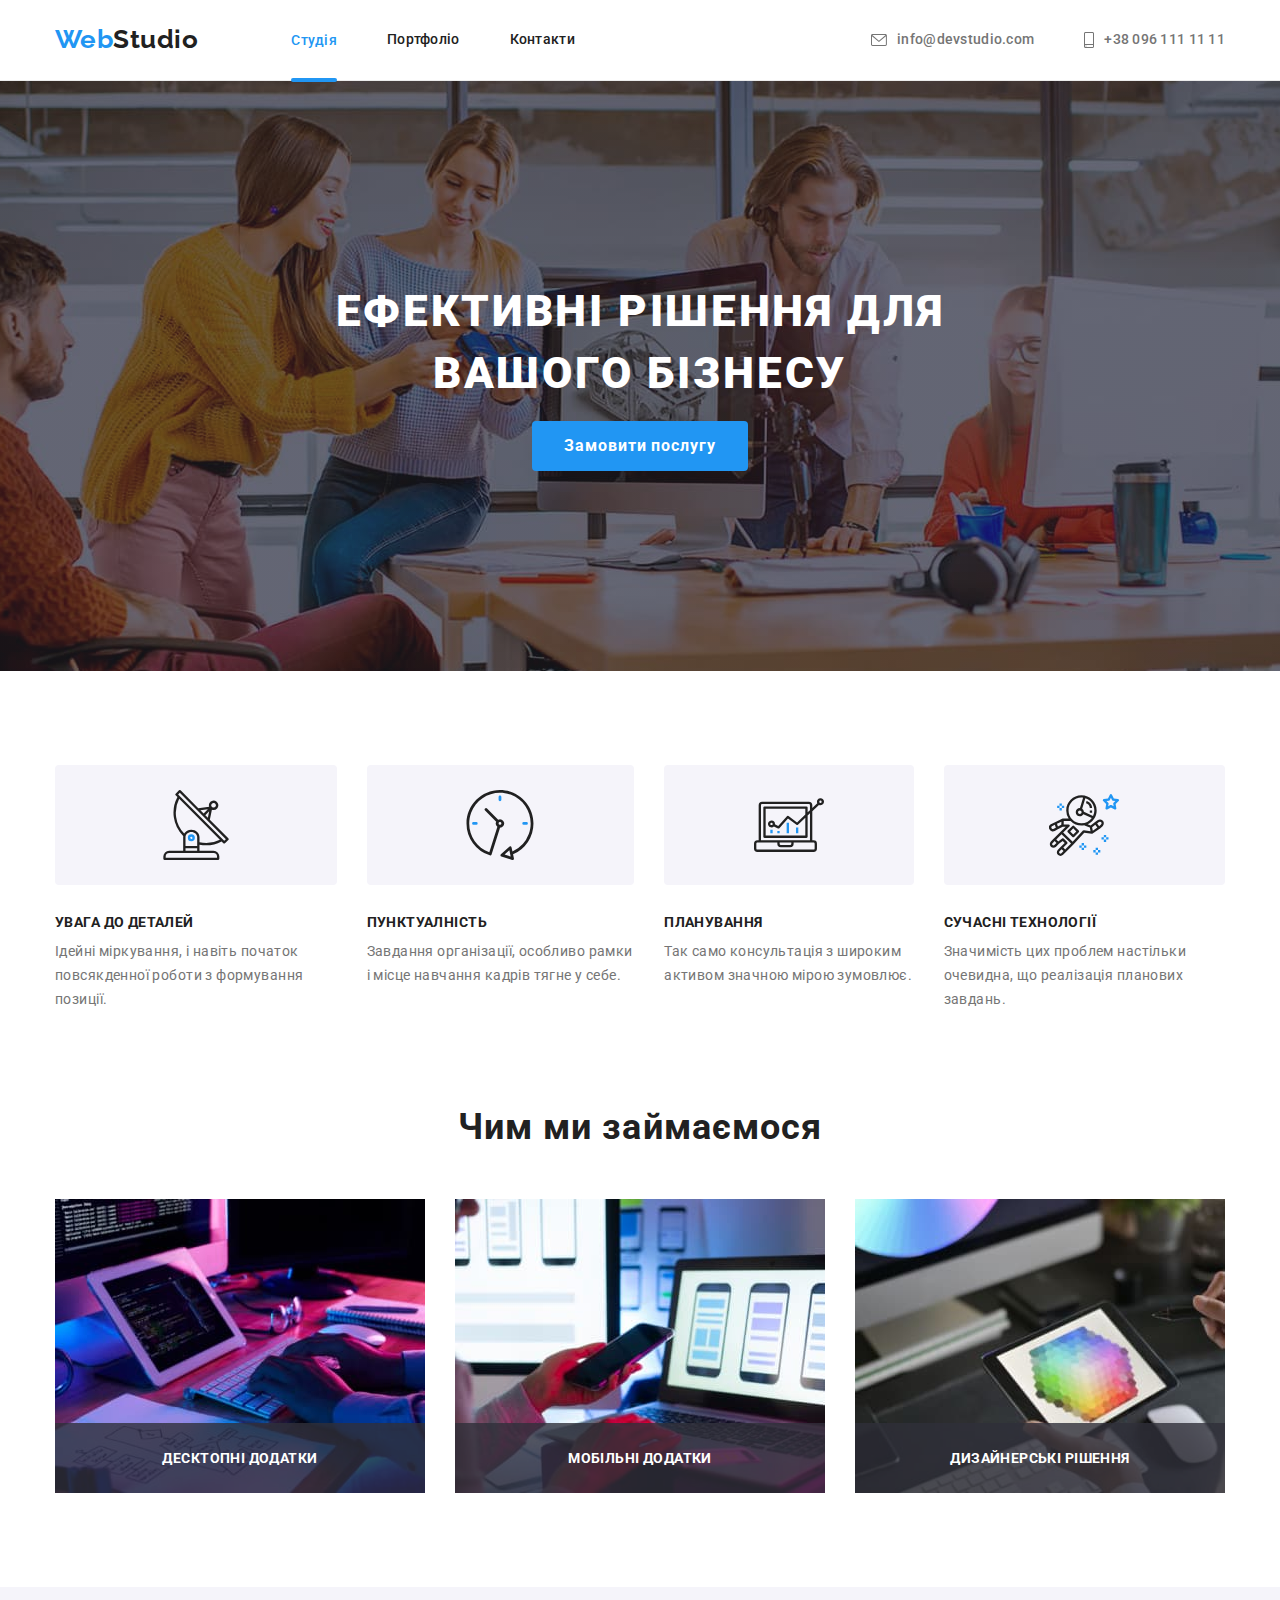
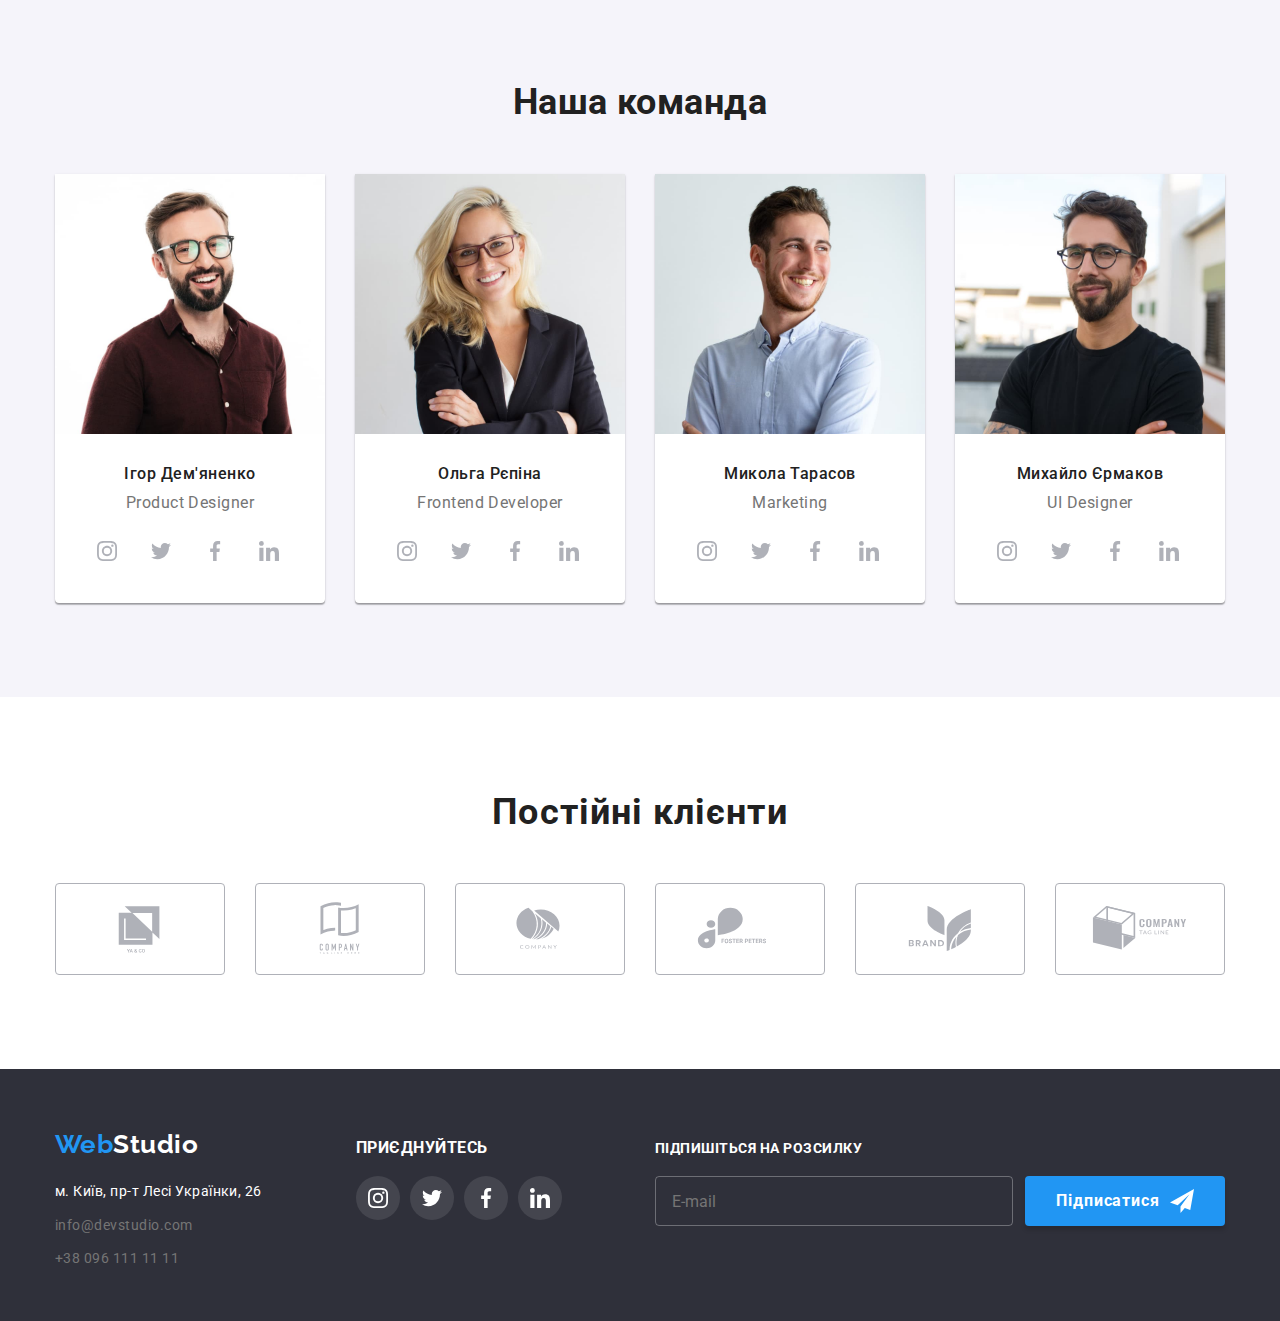
<file: index.html>
<!DOCTYPE html>
<html lang="uk">
  <head>
    <meta charset="UTF-8" />
    <meta http-equiv="X-UA-Compatible" content="IE=edge" />
    <meta name="viewport" content="width=device-width, initial-scale=1.0" />
    <title>WebStudio</title>
    <!--fonts-->
    <link rel="preconnect" href="https://fonts.googleapis.com" />
    <link rel="preconnect" href="https://fonts.gstatic.com" crossorigin />
    <link
      href="https://fonts.googleapis.com/css2?family=Raleway:wght@700&family=Roboto:wght@400;500;700;900&display=swap"
      rel="stylesheet"
    />
    <!--MODERN-NORMALIZE-->
    <link rel="stylesheet" href="./css/modern-normalize.css" />
    <!--styles-->
    <link rel="stylesheet" href="./css/styles.css" />
  </head>
  <body>
    <header class="headr">
      <div class="conteiner hdr-cont">
        <a href="./index.html" class="title hdr-title"><span class="logo">Web</span>Studio</a>
        <nav class="hdr-nav">
          <ul class="hdr-list">
            <li class="item"><a href="./index.html" class="text_line current hdr-nav-link">Студія</a></li>
            <li class="item"
              ><a href="./portfolio.html" class="text_line hdr-nav-link">Портфоліо</a></li
            >
            <li class="item"><a href="" class="text_line hdr-nav-link">Контакти</a></li>
          </ul>
        </nav>
        <ul class="listcont hdr-listcont">
          <li
            >
            <a href="mailto:info@devstudio.com" class="item_cont hdr-contcs"><svg class="headr-icon" width="16" height="12">
              <use href="./images/icons.svg#envelope"></use></svg>info@devstudio.com </a>
          </li>
          <li
            >
            
            <a href="tel:+380961111111" class="item_cont_tel hdr-contcs"
              ><svg class="headr-icon" width="10" height="16">
                <use href="./images/icons.svg#smartphone"></use></svg>+38 096 111 11 11
              </a>
          </li>
        </ul>
      </div>
    </header>
    <main>
      <!--section 1-->
      <section class="sections sect">
        <div class="conteiner">
          <h1 class="subject">Ефективні рішення для вашого бізнесу</h1>
          <button type="button" class="btn" data-modal-open>Замовити послугу</button>
        </div>
      </section>

      <!--attention to detail....-->
      <section class="sections">
        <div class="conteiner det-cont">
          <h2 class="visually-hidden">Наші особливості</h2>
          <ul class="det-list">
            <li class="items"
              > <div class="items-icon"><svg class="bg-icon" width="70" height="70">
                <use href="./images/icons.svg#antenna"></use></svg></div> 
              <h3 class="subtitle">Увага до деталей</h3
              ><p class="text"
                >Ідейні міркування, і навіть початок повсякденної роботи з формування позиції.</p
              >
            </li>
            <li class="items"
              > <div class="items-icon"><svg class="bg-icon" width="70" height="70">
                <use href="./images/icons.svg#clock"></use></svg></div> 
              <h3 class="subtitle">Пунктуалність</h3
              ><p class="text"
                >Завдання організації, особливо рамки і місце навчання кадрів тягне у себе.</p
              >
            </li>
            <li class="items"
              > <div class="items-icon"><svg class="bg-icon" width="70" height="70">
                <use href="./images/icons.svg#diagram"></use></svg></div> 
              <h3 class="subtitle">Планування</h3
              ><p class="text">Так само консультація з широким активом значною мірою зумовлює.</p>
            </li>
            <li class="items"
              > <div class="items-icon"><svg class="bg-icon" width="70" height="70">
                <use href="./images/icons.svg#astronaut"></use></svg></div> 
              <h3 class="subtitle">Сучасні технології</h3
              ><p class="text"
                >Значимість цих проблем настільки очевидна, що реалізація планових завдань.</p
              >
            </li>
          </ul>
        </div>
      </section>

      <!--what we do-->
      <section class="sections_one">
        <div class="conteiner cont-img">
          <h2 class="heading">Чим ми займаємося</h2>
          <ul class="list-img">
            <li class="items-img"
              ><img
                class="img"
                src="./images/box-1.jpg"
                alt="Алгоритмізуємо та програмуємо"
                width="370"
                height="294"
              />
              <div class="card-thumb">
                <h3 class="card-title">Десктопні додатки</h3>
              </div>
            </li>
            <li class="items-img"
              ><img
                class="img"
                src="./images/box-2.jpg"
                alt="Mobile додатки"
                width="370"
                height="294"
              />
              <div class="card-thumb">
                <h3 class="card-title">Мобільні додатки</h3>
              </div>
            </li>
            <li class="items-img"
              ><img
                class="img"
                src="./images/box-3.jpg"
                alt="Підбір графіки"
                width="370"
                height="294"
              />
              <div class="card-thumb">
                <h3 class="card-title">Дизайнерські рішення</h3>
              </div>
            </li>
          </ul>
        </div>
      </section>

      <!--Team-->
      <section class="sections sect_two">
        <div class="conteiner">
          <h2 class="heading_team">Наша команда</h2>
          <ul class="list-team">
            <li class="item-team"
              ><img
                class="img"
                src="./images/img.jpg"
                alt="Товариш по команді"
                width="270"
                height="260"
              />
              <div class="team-cont">
                <h3 class="team-name">Ігор Дем'яненко</h3>
                <p class="team-position">Product Designer</p> 
                <ul class="social-icon">
                  <li class="social-item-icon"><a class="social-link" href="https://instagram.com" target="_blank" rel="noopener noreferrer" aria-label="Instagram"><svg class="svg-icon" width="20" height="20">
                    <use href="./images/icons.svg#instagram"></use>
                  </svg></a></li>
                  <li class="social-item-icon"><a class="social-link" href="https://twitter.com" target="_blank" rel="noopener noreferrer" aria-label="Twitter"><svg class="svg-icon" width="20" height="20">
                    <use href="./images/icons.svg#twitter"></use>
                  </svg> </a></li>
                  <li class="social-item-icon"><a class="social-link" href="https://facebook.com" target="_blank" rel="noopener noreferrer" aria-label="Facebook"><svg class="svg-icon" width="20" height="20">
                    <use href="./images/icons.svg#facebook"></use>
                  </svg></a></li>
                  <li class="social-item-icon"><a class="social-link" href="https://linkedin.com" target="_blank" rel="noopener noreferrer" aria-label="Linkedin"><svg class="svg-icon" width="20" height="20">
                    <use href="./images/icons.svg#linkedin"></use>
                  </svg></a></li>
                </ul>
                </div>
              </li
            >
            <li class="item-team"
              ><img
                class="img"
                src="./images/img-1.jpg"
                alt="Товариш по команді"
                width="270"
                height="260"
              />
              <div class="team-cont">
                <h3 class="team-name">Ольга Рєпіна</h3>
                <p class="team-position">Frontend Developer</p>
                <ul class="social-icon">
                  <li class="social-item-icon"><a class="social-link" href="https://instagram.com" target="_blank" rel="noopener noreferrer" aria-label="Instagram"><svg class="svg-icon" width="20" height="20">
                    <use href="./images/icons.svg#instagram"></use>
                  </svg></a></li>
                  <li class="social-item-icon"><a class="social-link" href="https://twitter.com" target="_blank" rel="noopener noreferrer" aria-label="Twitter"><svg class="svg-icon" width="20" height="20">
                    <use href="./images/icons.svg#twitter"></use>
                  </svg></a></li>
                  <li class="social-item-icon"><a class="social-link" href="https://facebook.com" target="_blank" rel="noopener noreferrer" aria-label="Facebook"><svg class="svg-icon" width="20" height="20">
                    <use href="./images/icons.svg#facebook"></use>
                  </svg></a></li>
                  <li class="social-item-icon"><a class="social-link" href="https://linkedin.com" target="_blank" rel="noopener noreferrer" aria-label="Linkedin"><svg class="svg-icon" width="20" height="20">
                    <use href="./images/icons.svg#linkedin"></use>
                  </svg></a></li>
                </ul>
                </div> 
              </li
            >
            <li class="item-team"
              ><img
                class="img"
                src="./images/img-2.jpg"
                alt="Товариш по команді"
                width="270"
                height="260"
              /><div class="team-cont">
                <h3 class="team-name">Микола Тарасов</h3>
                <p class="team-position">Marketing</p>
                <ul class="social-icon">
                  <li class="social-item-icon"class="social-icon"><a class="social-link" href="https://instagram.com" target="_blank" rel="noopener noreferrer" aria-label="Instagram"><svg class="svg-icon" width="20" height="20">
                    <use href="./images/icons.svg#instagram"></use>
                  </svg></a></li>
                  <li class="social-item-icon"class="social-icon"><a class="social-link" href="https://twitter.com" target="_blank" rel="noopener noreferrer" aria-label="Twitter"><svg class="svg-icon" width="20" height="20">
                    <use href="./images/icons.svg#twitter"></use>
                  </svg></a></li>
                  <li cclass="social-item-icon"><a class="social-link" href="https://facebook.com" target="_blank" rel="noopener noreferrer" aria-label="Facebook"><svg class="svg-icon" width="20" height="20">
                    <use href="./images/icons.svg#facebook"></use>
                  </svg></a></li>
                  <li class="social-item-icon"><a class="social-link" href="https://linkedin.com" target="_blank" rel="noopener noreferrer" aria-label="Linkedin"><svg class="svg-icon" width="20" height="20">
                    <use href="./images/icons.svg#linkedin"></use>
                  </svg></a></li>
                </ul>
              </div>
              </li
            >
            <li class="item-team"
              ><img
                class="img"
                src="./images/img-3.jpg"
                alt="Товариш по команді"
                width="270"
                height="260"
              />
              <div class="team-cont"
                ><h3 class="team-name">Михайло Єрмаков</h3>
                <p class="team-position">UI Designer</p>
                <ul class="social-icon">
                  <li class="social-item-icon"><a class="social-link" href="https://instagram.com" target="_blank" rel="noopener noreferrer" aria-label="Instagram"><svg class="svg-icon" width="20" height="20">
                    <use href="./images/icons.svg#instagram"></use>
                  </svg></a></li>
                  <li class="social-item-icon"><a class="social-link" href="https://twitter.com" target="_blank" rel="noopener noreferrer" aria-label="Twitter"><svg class="svg-icon" width="20" height="20">
                    <use href="./images/icons.svg#twitter"></use>
                  </svg></a></li>
                  <li class="social-item-icon"><a class="social-link" href="https://facebook.com" target="_blank" rel="noopener noreferrer" aria-label="Facebook"><svg class="svg-icon" width="20" height="20">
                    <use href="./images/icons.svg#facebook"></use>
                  </svg></a></li>
                  <li class="social-item-icon"><a class="social-link" href="https://linkedin.com" target="_blank" rel="noopener noreferrer" aria-label="Linkedin"><svg class="svg-icon" width="20" height="20">
                    <use href="./images/icons.svg#linkedin"></use>
                  </svg></a></li>
                </ul>
              </div> 
             </li>
          </ul>
        </div>
      </section>
    </main>
    <section class="sections section-clients">
      <div class="conteiner conteiner-client">
        <h2 class="clients-title">Постійні клієнти</h2>
        <ul class="client-list">
          <li class="client-item"><a class="clients-links" href><svg class="clients-icon" width="106" height="60">
            <use href="./images/icons.svg#Logo"></use>
          </svg></a></li>
          <li class="client-item"><a class="clients-links" href><svg class="clients-icon" width="106" height="60">
            <use href="./images/icons.svg#Logo1"></use>
          </svg></a></li>
          <li class="client-item"><a class="clients-links" href><svg class="clients-icon" width="106" height="60">
            <use href="./images/icons.svg#Logo2"></use>
          </svg></a></li>
          <li class="client-item"><a class="clients-links" href><svg class="clients-icon" width="106" height="60">
            <use href="./images/icons.svg#Logo3"></use>
          </svg></a></li>
          <li class="client-item"><a class="clients-links" href><svg class="clients-icon" width="106" height="60">
            <use href="./images/icons.svg#Logo4"></use>
          </svg></a></li>
          <li class="client-item"><a class="clients-links" href><svg class="clients-icon" width="106" height="60">
            <use href="./images/icons.svg#Logo5"></use>
          </svg></a></li>
        </ul>
      </div>
    </section>
    <footer class="foot">
      <div class="conteiner cont-foot">
      <div class="footer-cont">
        <a href="./index.html" class="title-foot"><span class="logof">Web</span>Studio</a>
        <address class="foot-adress">
          <ul>
            <li class="item-foot"
              ><a
                class="link_foot"
                href="https://goo.gl/maps/Am5QFGTBEeLttjaw7"
                target="_blank"
                rel="noopener noreferrer nofollow"
                >м. Київ, пр-т Лесі Українки, 26</a
              ></li
            >
            <li class="item-foot"
              ><a href="mailto:info@devstudio.com" class="list_cont"
                ><span lang="en">info@devstudio.com</span></a></li>
            <li class="item-foot"><a href="tel:+380961111111" class="list_cont">+38 096 111 11 11</a></li>
          </ul>
        </address>
      </div>
     <div class="social">
      <p class="socials-title">Приєднуйтесь</p>
      <ul class="socials-list">
        <li class="soc-item"><a class="soc-link-foot" href widht="44" height="44"><svg class="soc-icon" width="20" height="20">
          <use href="./images/icons.svg#instagram"></use>
        </svg></a></li>
        <li class="soc-item"><a class="soc-link-foot" href widht="44" height="44"><svg class="soc-icon" width="20" height="20">
          <use href="./images/icons.svg#twitter"></use>
        </svg></a></li>
        <li class="soc-item"><a class="soc-link-foot" href widht="44" height="44"><svg class="soc-icon" width="20" height="20">
          <use href="./images/icons.svg#facebook"></use>
        </svg></a></li>
        <li class="soc-item"><a class="soc-link-foot" href widht="44" height="44"><svg class="soc-icon" width="20" height="20">
          <use href="./images/icons.svg#linkedin"></use>
        </svg></a></li>
      </ul>
    </div>
    <!--ПРИЄДНУЙТЕСЬ-->
    <div class="send-group">
      <p class="title-form">Підпишіться на розсилку</p>
      <form class="form-foot">
        <label class="label-mail-foot">
          <input class="imp-mail-foot" type="email" name="email" placeholder="E-mail" required >
        </label>
          <button class="btn-submit" type="submit">
             Підписатися 
            <svg class="icon-send" width="24" height="24">
              <use href="./images/icons.svg#send"></use>
            </svg>
          </button>           
      </form>
    </div>
   </div>
    </footer>
    <!--МОДАЛЬНЕ ВІКНО-->
    <div class="backdrop is-hidden" data-modal>
      <div class="modal">
        <button  data-modal-close class="modal-btn" type="button" data-modal-close>
          <svg class="modal-icon" width="11", height="11" id="icon-close" viewBox="0 0 32 32"><path d="M32 3.223l-3.223-3.223-12.777 12.777-12.777-12.777-3.223 3.223 12.777 12.777-12.777 12.777 3.223 3.223 12.777-12.777 12.777 12.777 3.223-3.223-12.777-12.777 12.777-12.777z">
            <use href="./images/icons.svg#icon-close"></use>
          </svg>
        </button>
        <form class="form-modal">
         <p class="title-modal-form">Залиште свої дані, ми вам передзвонимо</p>
          <label class="label-name form-lbl-cont">
           <svg class="icon-form-cont" width="18" height="18">
            <use href="./images/icons.svg#person"></use>
           </svg>
          <span class="name-lbl-modal">Ім'я</span>
          <input type="text" name="name" required>  
         </label>

         <label class="label-tel form-lbl-cont">
            <svg class="icon-form-cont" width="18" height="18">
             <use href="./images/icons.svg#phone-f"></use>
            </svg>
           <span class="name-lbl-modal">Телефон</span>
           <input type="tel" name="phone" required>  
         </label>

         <label class="label-mail-form form-lbl-cont">
            <svg class="icon-form-cont" width="18" height="18">
             <use href="./images/icons.svg#email-f"></use>
            </svg>
           <span class="name-lbl-modal">Пошта</span>
           <input type="email" name="email" required>  
         </label>

         <label class="label-coment">
           <span class="name-lbl-modal">Кометар</span>
           <textarea class="feedback-form" name="feedback" placeholder="Введіть текст"></textarea>
         </label>

         <label class="label-checkbox">
         <input class="checkbox" type="checkbox" name="privacy policy" value="privacy policy" required>
         <svg class="icon-check" width="16" height="15">
          <use href="./images/icons.svg#check"></use>
         </svg>
         <span class="icon-checkbox"></span>
         <span class="policy-text">
          Погоджуюся з розсилкою та приймаю 
          <a class="policy" href target="_blank" rel="noopener noreferrer">
            Умови договору
          </a>
         </span>
         </label>
         <button class="btn-modal" type="submit">Відправити</button>
        </form>
      </div>
    </div>
    <script src="./js/modal.js"></script>
  </body>
</html>
</file>
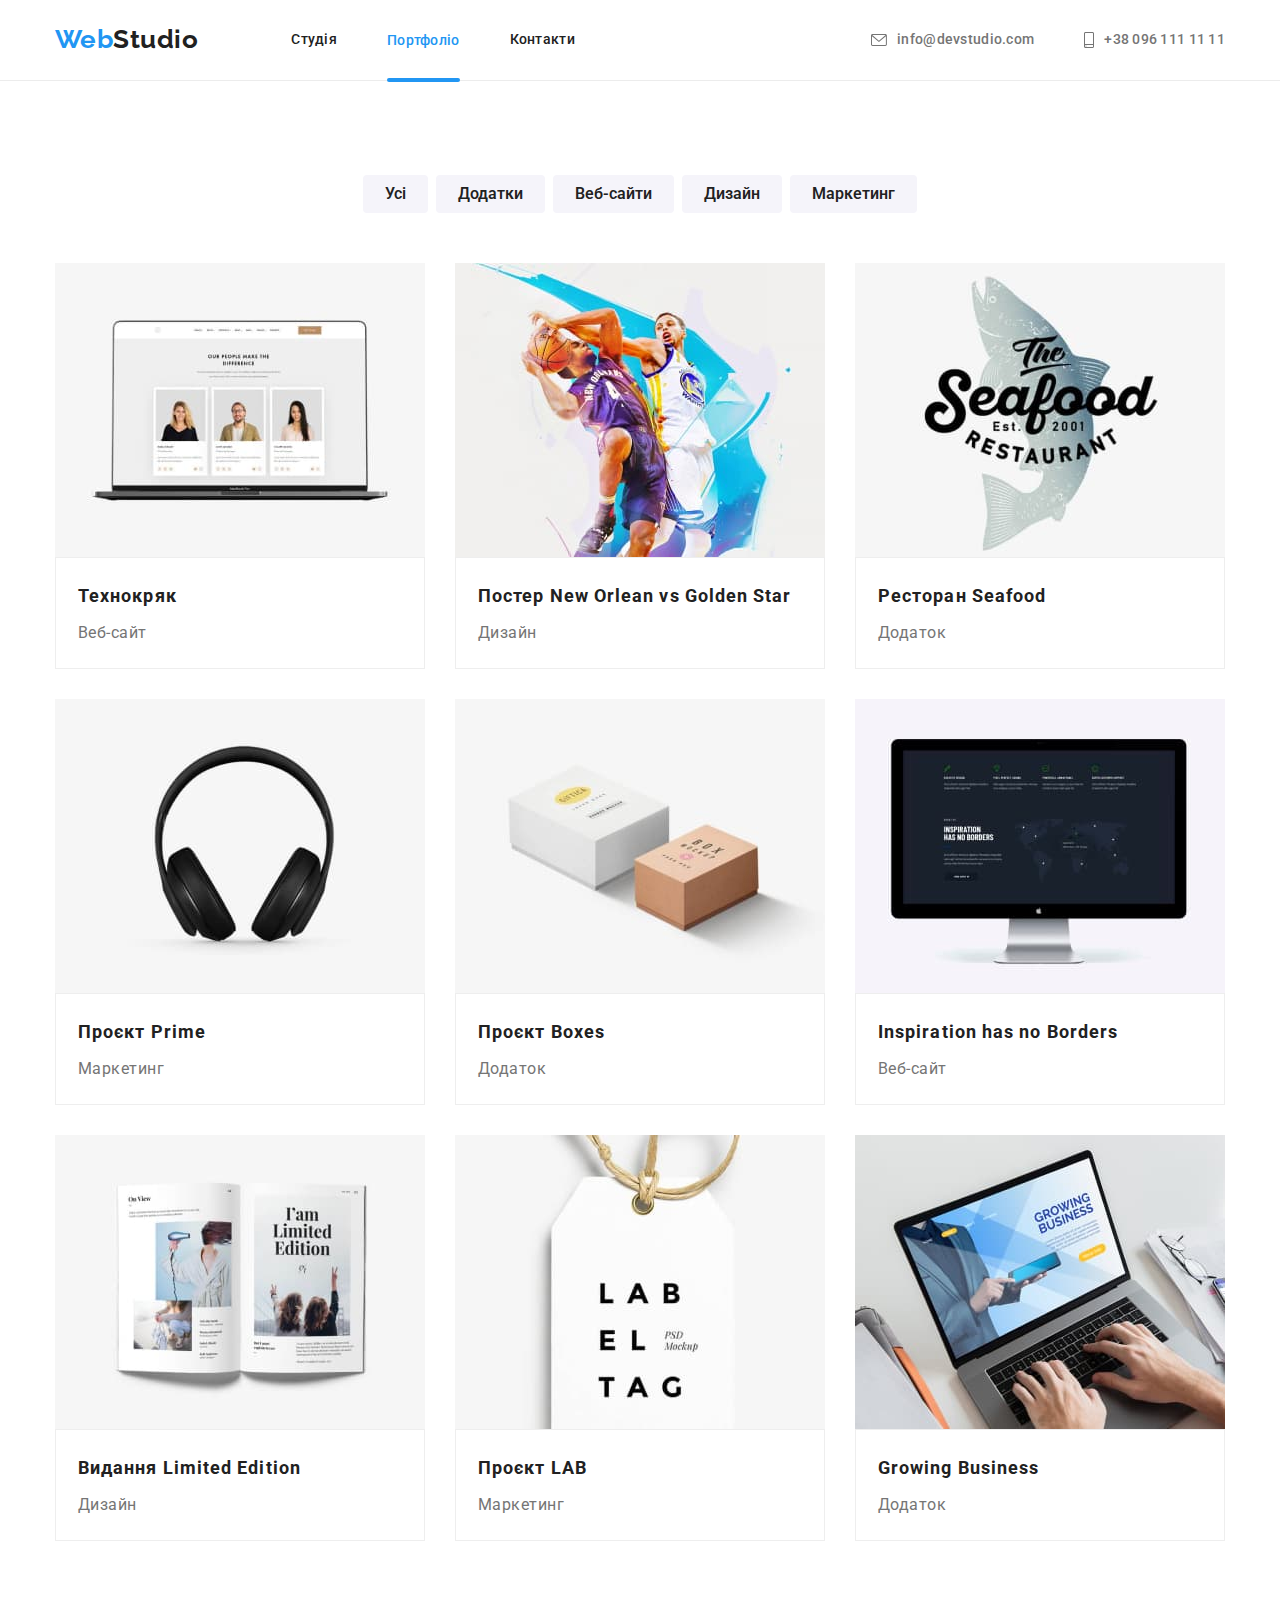
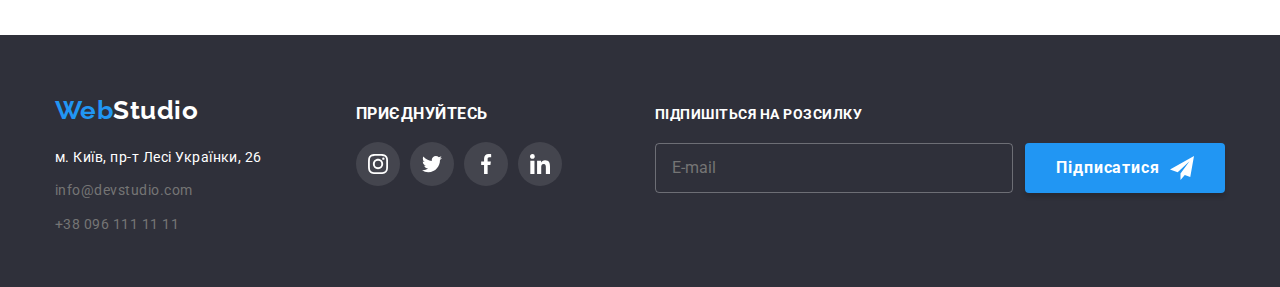
<file: portfolio.html>
<!DOCTYPE html>
<html lang="uk">
  <head>
    <meta charset="UTF-8" />
    <meta http-equiv="X-UA-Compatible" content="IE=edge" />
    <meta name="viewport" content="width=device-width, initial-scale=1.0" />
    <title>WebStudio</title>
    <!--fonts-->
    <link rel="preconnect" href="https://fonts.googleapis.com" />
    <link rel="preconnect" href="https://fonts.gstatic.com" crossorigin />
    <link
      href="https://fonts.googleapis.com/css2?family=Raleway:wght@700&family=Roboto:wght@400;500;700;900&display=swap"
      rel="stylesheet"
    />
    <!--MODERN-NORMALIZE-->
    <link rel="stylesheet" href="./css/modern-normalize.css" />
    <!--Style-->
    <link rel="stylesheet" href="./css/styles.css" />
  </head>
  <body>
    <header class="headr">
      <div class="conteiner hdr-cont">
        <a href="./portfolio.html" class="title hdr-title"
          ><span lang="en"><span class="logo">Web</span>Studio</span></a
        >
        <nav class="hdr-nav">
          <ul class="hdr-list">
            <li class="item"><a href="./index.html" class="text_line hdr-nav-link">Студія</a></li>
            <li class="item"
              ><a href="./portfolio.html" class="text_line current hdr-nav-link">Портфоліо</a></li
            >
            <li class="item"><a href="" class="text_line hdr-nav-link">Контакти</a></li>
          </ul>
        </nav>
        <ul class="listcont hdr-listcont">
          <li 
            > 
            <a href="mailto:info@devstudio.com" class="item_cont hdr-contcs"
              > <svg class="headr-icon" width="16" height="12">
                <use href="./images/icons.svg#envelope"></use></svg>info@devstudio.com</a
            ></li
          >
          <li
            >
            <a href="tel:+380961111111" class="item_cont_tel hdr-contcs"><svg class="headr-icon" width="10" height="16">
              <use href="./images/icons.svg#smartphone"></use></svg>+38 096 111 11 11</a></li
          >
        </ul>
      </div>
    </header>
    <main>
      <!--filters-->
      <section class="sections">
        <div class="conteiner">
          <h1 class="visually-hidden">Усі фільтри</h1>
          <ul class="cont-port-list">
            <li><button type="button" class="buttons">Усі</button></li>
            <li><button type="button" class="buttons">Додатки</button></li>
            <li><button type="button" class="buttons">Веб-сайти</button></li>
            <li><button type="button" class="buttons">Дизайн</button></li>
            <li><button type="button" class="buttons">Маркетинг</button></li>
          </ul>
          <!--projects-->

          <ul class="proj-list">
            <li class="proj-item">
              <a class="proj-link" href="#">
                <div class="project-thumb"><img
                  class="images"
                  src="./images/imgs.jpg"
                  alt="Зображення сайту на ноутбуці"
                  width="370"
                  height="294"
                />
                <div class="overlay-desc">
                  <p class="text_up">Ресурс пропонує комплексні пропозиції з різним рівнем функціоналу та сервісів. Все це дозволить відвідувачу отримати вичерпні відомості про компанію чи приватну особу.</p>
                </div>
              </div>
              <div class="proj-img">
                <h2 class="project">Технокряк</h2>
                <p class="uppertitle">Веб-сайт</p></div
              >
            </a>
            </li>
            <li class="proj-item">
              <a class="proj-link" href="#">
                <div class="project-thumb">
                <img
                class="images"
                src="./images/img1.jpg"
                alt="Баскетболісти"
                width="370"
                height="294"
              /><div class="overlay-desc">
                <p class="text_up">Ресурс пропонує комплексні пропозиції з різним рівнем функціоналу та сервісів. Все це дозволить відвідувачу отримати вичерпні відомості про компанію чи приватну особу.</p>
              </div>
            </div>
              <div class="proj-img">
                <h2 class="project">Постер New Orlean vs Golden Star</h2>
                <p class="uppertitle">Дизайн</p></div
              >
              </a>
            </li>
            <li class="proj-item">
              <a class="proj-link" href="#">
                <div class="project-thumb">
                <img
                class="images"
                src="./images/img2.jpg"
                alt="Логотип ресторану"
                width="370"
                height="294"
              /><div class="overlay-desc">
                <p class="text_up">Ресурс пропонує комплексні пропозиції з різним рівнем функціоналу та сервісів. Все це дозволить відвідувачу отримати вичерпні відомості про компанію чи приватну особу.</p>
              </div>
            </div>
              <div class="proj-img">
                <h2 class="project">Ресторан Seafood</h2>
                <p class="uppertitle">Додаток</p></div
              >
            </a>
            </li>
            <li class="proj-item">
              <a class="proj-link" href="#">
                <div class="project-thumb">
                <img class="images" src="./images/img3.jpg" alt="Наушники" width="370" height="294" />
                <div class="overlay-desc">
                  <p class="text_up">Ресурс пропонує комплексні пропозиції з різним рівнем функціоналу та сервісів. Все це дозволить відвідувачу отримати вичерпні відомості про компанію чи приватну особу.</p>
                </div>
              </div>
                <div class="proj-img">
                  <h2 class="project">Проєкт Prime</h2>
                  <p class="uppertitle">Маркетинг</p></div
                >
              </a>
            </li>
            <li class="proj-item">
              <a class="proj-link" href="#">
                <div class="project-thumb">
                <img class="images" src="./images/img4.jpg" alt="Коробки" width="370" height="294" />
                <div class="overlay-desc">
                  <p class="text_up">Ресурс пропонує комплексні пропозиції з різним рівнем функціоналу та сервісів. Все це дозволить відвідувачу отримати вичерпні відомості про компанію чи приватну особу.</p>
                </div>
              </div>
                <div class="proj-img">
                  <h2 class="project">Проєкт Boxes</h2>
                  <p class="uppertitle">Додаток</p></div
                >
              </a>
            </li>
            <li class="proj-item">
             <a class="proj-link" href="#">
              <div class="project-thumb">
              <img
              class="images"
              src="./images/img5.jpg"
              alt="Веб-сайт на моніторі"
              width="370"
              height="294"
            /><div class="overlay-desc">
              <p class="text_up">Ресурс пропонує комплексні пропозиції з різним рівнем функціоналу та сервісів. Все це дозволить відвідувачу отримати вичерпні відомості про компанію чи приватну особу.</p>
            </div>
          </div>
            <div class="proj-img">
              <h2 class="project">Inspiration has no Borders</h2>
              <p class="uppertitle">Веб-сайт</p></div
            >
             </a>
            </li>
            <li class="proj-item">
              <a class="proj-link" href="#">
                <div class="project-thumb">
                <img
                class="images"
                src="./images/img6.jpg"
                alt="Розгорнута книга"
                width="370"
                height="294"
              /><div class="overlay-desc">
                <p class="text_up">Ресурс пропонує комплексні пропозиції з різним рівнем функціоналу та сервісів. Все це дозволить відвідувачу отримати вичерпні відомості про компанію чи приватну особу.</p>
              </div>
            </div>
              <div class="proj-img">
                <h2 class="project">Видання Limited Edition</h2>
                <p class="uppertitle">Дизайн</p></div
              ></a>
            </li>
            <li class="proj-item">
              <a class="proj-link" href="#">
                <div class="project-thumb">
                <img
                class="images"
                src="./images/img7.jpg"
                alt="Брелок з написом"
                width="370"
                height="294"
              /><div class="overlay-desc">
                <p class="text_up">Ресурс пропонує комплексні пропозиції з різним рівнем функціоналу та сервісів. Все це дозволить відвідувачу отримати вичерпні відомості про компанію чи приватну особу.</p>
              </div>
            </div>
              <div class="proj-img">
                <h2 class="project">Проєкт LAB</h2>
                <p class="uppertitle">Маркетинг</p></div
              >
            </a>
            </li>
            <li class="proj-item">
              <a class="proj-link" href="#">
                <div class="project-thumb">
                <img
                class="images"
                src="./images/img8.jpg"
                alt="Робота за ноутбуком"
                width="370"
                height="294"
              /><div class="overlay-desc">
                <p class="text_up">Ресурс пропонує комплексні пропозиції з різним рівнем функціоналу та сервісів. Все це дозволить відвідувачу отримати вичерпні відомості про компанію чи приватну особу.</p>
              </div>
            </div>
              <div class="proj-img">
                <h2 class="project">Growing Business</h2>
                <p class="uppertitle">Додаток</p></div
              >
            </a>
            </li>
          </ul>
        </div>
      </section>
    </main>
    <footer class="foot">
      <div class="conteiner cont-foot">
      <div class="footer-cont">
        <a href="./portfolio.html" class="title-foot-port"
          ><span lang="en"><span class="logof">Web</span>Studio</span></a
        >
        <address class="foot-adress">
          <ul>
            <li class="item-foot"
              ><a
                class="link_foot"
                href="https://goo.gl/maps/Am5QFGTBEeLttjaw7"
                target="_blank"
                rel="noopener noreferrer nofollow"
                >м. Київ, пр-т Лесі Українки, 26</a
              ></li
            >
            <li class="item-foot"
              ><a class="list_cont" href="mailto:info@devstudio.com"
                ><span lang="en">info@devstudio.com</span></a
              ></li
            >
            <li><a class="list_cont" href="tel:+380961111111">+38 096 111 11 11</a></li>
          </ul>
        </address>
      </div>
      <div class="social">
        <p class="socials-title">Приєднуйтесь</p>
        <ul class="socials-list">
          <li class="soc-item"><a class="soc-link-foot" href widht="44" height="44"><svg class="soc-icon" width="20" height="20">
            <use href="./images/icons.svg#instagram"></use>
          </svg></a></li>
          <li class="soc-item"><a class="soc-link-foot" href widht="44" height="44"><svg class="soc-icon" width="20" height="20">
            <use href="./images/icons.svg#twitter"></use>
          </svg></a></li>
          <li class="soc-item"><a class="soc-link-foot" href widht="44" height="44"><svg class="soc-icon" width="20" height="20">
            <use href="./images/icons.svg#facebook"></use>
          </svg></a></li>
          <li class="soc-item"><a class="soc-link-foot" href widht="44" height="44"><svg class="soc-icon" width="20" height="20">
            <use href="./images/icons.svg#linkedin"></use>
          </svg></a></li>
        </ul>
      </div>
      <div class="send-group">
        <p class="title-form">Підпишіться на розсилку</p>
        <form class="form-foot">
          <label class="label-mail-foot">
            <input class="imp-mail-foot" type="email" name="email" placeholder="E-mail" required >
          </label>
            <button class="btn-submit" type="submit">
               Підписатися 
              <svg class="icon-send" width="24" height="24">
                <use href="./images/icons.svg#send"></use>
              </svg>
            </button>           
        </form>
      </div>
     </div>
    </div>
    </footer>
  </body>
</html>
</file>
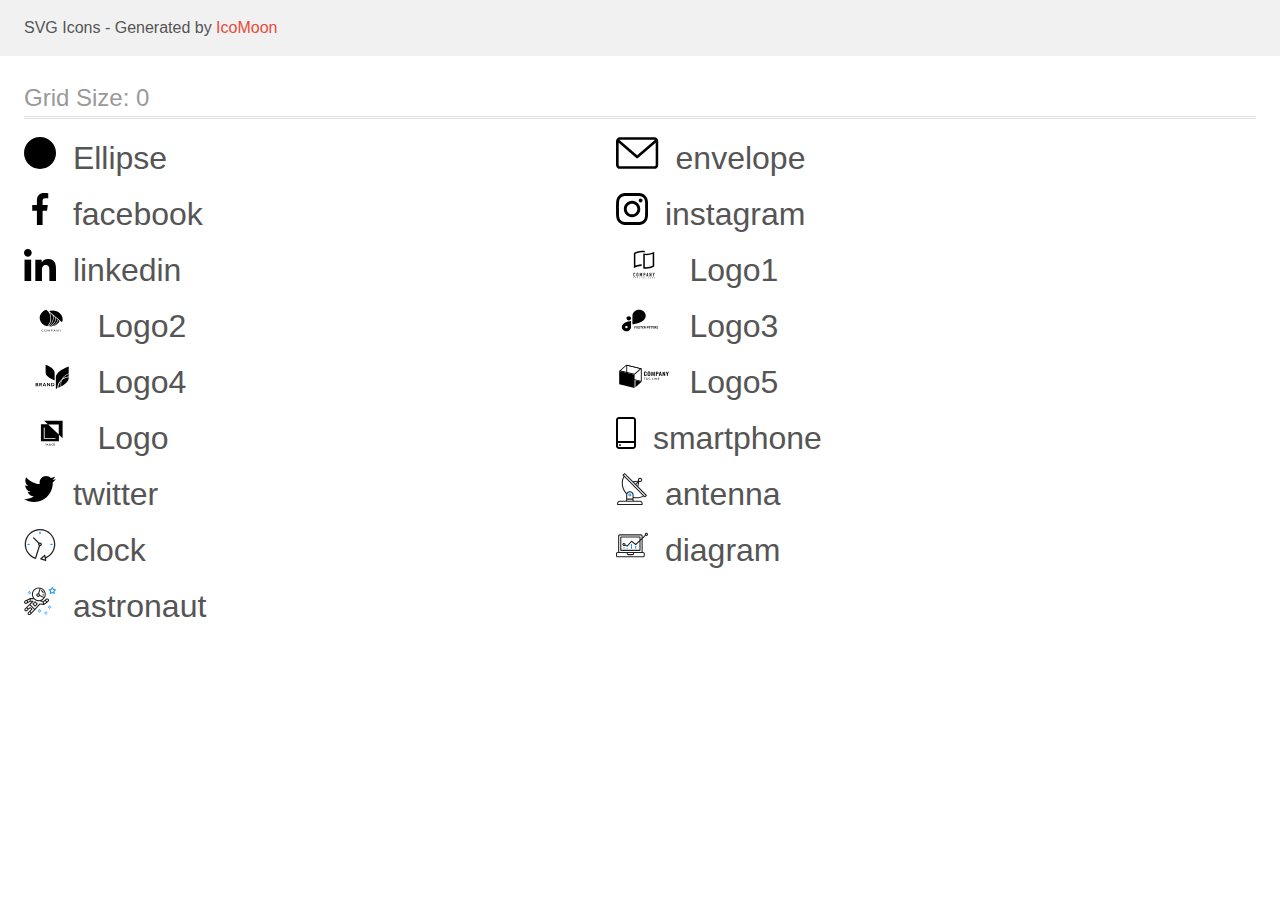
<file: images/icons/icomoon/demo.html>
<!doctype html>
<html>
<head>
    <title>IcoMoon - SVG Icons</title>
    <meta charset="utf-8">
    <meta name="viewport" content="width=device-width, initial-scale=1">
    <link rel="stylesheet" href="demo-files/demo.css">
    <link rel="stylesheet" href="style.css">
</head>
<body>
<svg aria-hidden="true" style="position: absolute; width: 0; height: 0; overflow: hidden;" version="1.1" xmlns="http://www.w3.org/2000/svg" xmlns:xlink="http://www.w3.org/1999/xlink">
<defs>
<symbol id="Ellipse" viewBox="0 0 32 32">
<path d="M32 16c0 4.418-1.791 8.418-4.686 11.314s-6.895 4.686-11.314 4.686-8.418-1.791-11.314-4.686c-2.895-2.895-4.686-6.895-4.686-11.314s1.791-8.418 4.686-11.314 6.895-4.686 11.314-4.686c4.418 0 8.418 1.791 11.314 4.686s4.686 6.895 4.686 11.314z"></path>
</symbol>
<symbol id="envelope" viewBox="0 0 43 32">
<path d="M38.667 0h-34.667c-2.206 0-4 1.794-4 4v24c0 2.206 1.794 4 4 4h34.667c2.206 0 4-1.794 4-4v-24c0-2.206-1.794-4-4-4zM38.667 2.667c0.181 0 0.353 0.038 0.511 0.103l-17.844 15.466-17.844-15.466c0.158-0.066 0.33-0.103 0.511-0.103h34.667zM38.667 29.333h-34.667c-0.736 0-1.333-0.598-1.333-1.333v-22.413l17.793 15.421c0.251 0.217 0.563 0.326 0.874 0.326s0.622-0.108 0.874-0.326l17.793-15.421v22.413c0 0.736-0.598 1.333-1.333 1.333z"></path>
</symbol>
<symbol id="facebook" viewBox="0 0 32 32">
<path d="M21.329 5.313h2.921v-5.088c-0.504-0.069-2.237-0.225-4.256-0.225-4.212 0-7.097 2.649-7.097 7.519v4.481h-4.648v5.688h4.648v14.312h5.699v-14.311h4.46l0.708-5.688h-5.169v-3.919c0.001-1.644 0.444-2.769 2.735-2.769z"></path>
</symbol>
<symbol id="instagram" viewBox="0 0 32 32">
<path d="M31.969 9.408c-0.075-1.7-0.35-2.869-0.744-3.882-0.406-1.075-1.032-2.038-1.851-2.838-0.8-0.813-1.769-1.444-2.832-1.844-1.019-0.394-2.182-0.669-3.882-0.744-1.713-0.081-2.257-0.1-6.601-0.1s-4.888 0.019-6.595 0.094c-1.7 0.075-2.869 0.35-3.882 0.744-1.075 0.406-2.038 1.031-2.838 1.85-0.813 0.8-1.444 1.769-1.844 2.832-0.394 1.019-0.669 2.182-0.744 3.882-0.081 1.713-0.1 2.257-0.1 6.601s0.019 4.888 0.094 6.595c0.075 1.7 0.35 2.869 0.744 3.882 0.406 1.075 1.038 2.038 1.85 2.838 0.8 0.813 1.769 1.444 2.832 1.844 1.019 0.394 2.182 0.669 3.882 0.744 1.706 0.075 2.25 0.094 6.595 0.094s4.888-0.019 6.595-0.094c1.7-0.075 2.869-0.35 3.882-0.744 2.151-0.832 3.851-2.532 4.682-4.682 0.394-1.019 0.669-2.182 0.744-3.882 0.075-1.707 0.094-2.251 0.094-6.595s-0.006-4.888-0.081-6.595zM29.087 22.473c-0.069 1.563-0.331 2.407-0.55 2.969-0.538 1.394-1.644 2.5-3.038 3.038-0.563 0.219-1.413 0.481-2.969 0.55-1.688 0.075-2.194 0.094-6.464 0.094s-4.782-0.019-6.464-0.094c-1.563-0.069-2.407-0.331-2.969-0.55-0.694-0.256-1.325-0.663-1.838-1.194-0.531-0.519-0.938-1.144-1.194-1.838-0.219-0.563-0.481-1.413-0.55-2.969-0.075-1.688-0.094-2.194-0.094-6.464s0.019-4.782 0.094-6.464c0.069-1.563 0.331-2.407 0.55-2.969 0.256-0.694 0.663-1.325 1.2-1.838 0.519-0.531 1.144-0.938 1.838-1.194 0.563-0.219 1.413-0.481 2.969-0.55 1.688-0.075 2.194-0.094 6.464-0.094 4.276 0 4.782 0.019 6.464 0.094 1.563 0.069 2.407 0.331 2.969 0.55 0.694 0.256 1.325 0.662 1.838 1.194 0.531 0.519 0.938 1.144 1.194 1.838 0.219 0.563 0.481 1.413 0.55 2.969 0.075 1.688 0.094 2.194 0.094 6.464s-0.019 4.77-0.094 6.458z"></path>
<path d="M16.059 7.783c-4.538 0-8.22 3.682-8.22 8.22s3.682 8.22 8.22 8.22c4.539 0 8.22-3.682 8.22-8.22s-3.682-8.22-8.22-8.22zM16.059 21.335c-2.944 0-5.332-2.388-5.332-5.332s2.388-5.332 5.332-5.332c2.944 0 5.332 2.388 5.332 5.332s-2.388 5.332-5.332 5.332z"></path>
<path d="M26.524 7.458c0 1.060-0.859 1.919-1.919 1.919s-1.919-0.859-1.919-1.919c0-1.060 0.859-1.919 1.919-1.919s1.919 0.859 1.919 1.919z"></path>
</symbol>
<symbol id="linkedin" viewBox="0 0 32 32">
<path d="M31.992 32v-0.001h0.008v-11.736c0-5.741-1.236-10.164-7.948-10.164-3.227 0-5.392 1.771-6.276 3.449h-0.093v-2.913h-6.364v21.364h6.627v-10.579c0-2.785 0.528-5.479 3.977-5.479 3.399 0 3.449 3.179 3.449 5.657v10.401h6.62z"></path>
<path d="M0.528 10.636h6.635v21.364h-6.635v-21.364z"></path>
<path d="M3.843 0c-2.121 0-3.843 1.721-3.843 3.843s1.721 3.879 3.843 3.879c2.121 0 3.843-1.757 3.843-3.879-0.001-2.121-1.723-3.843-3.843-3.843v0z"></path>
</symbol>
<symbol id="Logo1" viewBox="0 0 57 32">
<path d="M26.727 3.165h-0.073c-0.112-0.007-0.224-0.010-0.336-0.012v0h-0.243c-0.212 0-0.428 0.005-0.642 0.016-0.016-0.001-0.032-0.001-0.049 0-1.944 0.11-3.848 0.596-5.609 1.431l-0.231 0.111v11.809l0.54-0.183c0.474-0.163 0.978-0.309 1.5-0.445 1.411-0.362 2.861-0.555 4.317-0.574v1.551c-0.193 0.001-0.38 0.007-0.568 0.016h-0.045c-1.121 0.061-2.233 0.232-3.322 0.51-1.378 0.345-2.708 0.863-3.957 1.542v-15.145c1.298-0.757 2.695-1.325 4.151-1.688 1.278-0.33 2.593-0.5 3.913-0.504h0.228c0.273 0.007 0.538 0.019 0.788 0.038 0.658 0.046 1.31 0.15 1.95 0.311v1.527c-0.621-0.145-1.253-0.24-1.889-0.285-0.013-0.001-0.026-0.002-0.039-0.003-0.132-0.011-0.263-0.022-0.386-0.022zM29.415 4.726c0.339 0.026 0.689 0.038 1.044 0.038 1.388-0.005 2.769-0.182 4.114-0.528 1.378-0.346 2.706-0.865 3.956-1.543v14.875c-1.298 0.756-2.696 1.325-4.153 1.688-1.279 0.329-2.593 0.498-3.913 0.503-1 0.008-1.997-0.11-2.968-0.35v-14.971c0.229 0.053 0.465 0.102 0.706 0.142 0.394 0.066 0.81 0.115 1.214 0.145zM36.985 4.841l-0.54 0.182c-0.497 0.167-0.997 0.316-1.5 0.449-1.465 0.377-2.971 0.57-4.483 0.575-0.352 0-0.676-0.010-0.989-0.030l-0.43-0.028v12.148l0.37 0.033c0.343 0.030 0.696 0.045 1.052 0.045 1.191-0.005 2.377-0.159 3.531-0.457 0.95-0.238 1.874-0.57 2.759-0.991l0.231-0.111v-11.813z"></path>
<path d="M19.060 24.113c-0.078-0.080-0.171-0.144-0.274-0.186s-0.214-0.061-0.326-0.057c-0.119-0.002-0.237 0.021-0.347 0.065-0.101 0.040-0.193 0.101-0.27 0.178s-0.135 0.17-0.174 0.271c-0.042 0.107-0.063 0.22-0.062 0.335v2.023c-0.005 0.143 0.022 0.284 0.080 0.415 0.048 0.104 0.117 0.196 0.202 0.271 0.081 0.068 0.176 0.117 0.278 0.144 0.098 0.028 0.2 0.042 0.302 0.042 0.113 0.001 0.224-0.023 0.326-0.070 0.101-0.044 0.193-0.108 0.27-0.187 0.075-0.079 0.135-0.171 0.177-0.271 0.043-0.102 0.065-0.212 0.065-0.323v-0.226h-0.529v0.18c0.002 0.062-0.009 0.123-0.031 0.18-0.017 0.043-0.043 0.082-0.077 0.114-0.033 0.026-0.070 0.046-0.111 0.058-0.036 0.012-0.073 0.018-0.111 0.019-0.047 0.006-0.095-0.002-0.139-0.021s-0.081-0.049-0.11-0.088c-0.050-0.081-0.074-0.176-0.070-0.271v-1.887c-0.003-0.105 0.019-0.208 0.065-0.302 0.027-0.043 0.066-0.077 0.112-0.098s0.097-0.030 0.147-0.024c0.046-0.002 0.091 0.008 0.132 0.028s0.077 0.049 0.104 0.086c0.059 0.078 0.090 0.173 0.088 0.271v0.175h0.524v-0.206c0.001-0.121-0.021-0.241-0.065-0.354-0.039-0.106-0.099-0.203-0.177-0.285z"></path>
<path d="M22.202 24.090c-0.169-0.142-0.381-0.221-0.602-0.222-0.108 0-0.215 0.020-0.316 0.057-0.103 0.037-0.198 0.093-0.279 0.165-0.088 0.079-0.158 0.175-0.205 0.283-0.053 0.124-0.079 0.257-0.077 0.392v1.941c-0.004 0.137 0.023 0.272 0.077 0.397 0.048 0.104 0.118 0.197 0.205 0.271 0.081 0.075 0.176 0.133 0.279 0.171 0.101 0.037 0.208 0.056 0.316 0.057s0.215-0.020 0.316-0.057c0.105-0.038 0.202-0.096 0.286-0.171 0.084-0.076 0.152-0.168 0.2-0.271 0.054-0.125 0.081-0.261 0.077-0.397v-1.941c0.003-0.135-0.024-0.268-0.077-0.392-0.047-0.107-0.115-0.203-0.2-0.283zM21.955 26.706c0.004 0.052-0.003 0.104-0.021 0.152s-0.047 0.092-0.084 0.128c-0.070 0.059-0.158 0.091-0.249 0.091s-0.179-0.032-0.249-0.091c-0.037-0.036-0.066-0.080-0.084-0.128s-0.025-0.101-0.021-0.152v-1.941c-0.004-0.052 0.003-0.104 0.021-0.152s0.047-0.092 0.084-0.128c0.070-0.059 0.158-0.091 0.249-0.091s0.179 0.032 0.249 0.091c0.037 0.036 0.066 0.080 0.084 0.128s0.025 0.101 0.021 0.152v1.941z"></path>
<path d="M26.329 27.573v-3.674h-0.509l-0.668 1.945h-0.009l-0.673-1.945h-0.503v3.674h0.525v-2.235h0.009l0.514 1.58h0.262l0.518-1.58h0.009v2.235h0.525z"></path>
<path d="M29.311 24.157c-0.081-0.091-0.183-0.16-0.297-0.201-0.123-0.040-0.251-0.059-0.38-0.057h-0.78v3.674h0.523v-1.435h0.27c0.163 0.007 0.326-0.027 0.472-0.1 0.119-0.066 0.218-0.163 0.287-0.281 0.061-0.098 0.101-0.206 0.12-0.32 0.021-0.138 0.030-0.278 0.028-0.418 0.005-0.176-0.012-0.353-0.051-0.525-0.035-0.127-0.101-0.243-0.193-0.338zM29.041 25.277c-0.002 0.067-0.019 0.132-0.049 0.191-0.030 0.056-0.077 0.102-0.135 0.129-0.078 0.035-0.162 0.050-0.247 0.046h-0.239v-1.249h0.27c0.081-0.004 0.162 0.012 0.236 0.046 0.054 0.031 0.097 0.079 0.123 0.136 0.029 0.065 0.044 0.134 0.046 0.205 0 0.077 0 0.159 0 0.244s0.005 0.174 0 0.252h-0.005z"></path>
<path d="M31.791 23.899h-0.429l-0.809 3.674h0.523l0.154-0.789h0.714l0.154 0.789h0.524l-0.83-3.674zM31.308 26.283l0.258-1.332h0.009l0.256 1.332h-0.524z"></path>
<path d="M35.173 26.112h-0.009l-0.791-2.213h-0.503v3.674h0.523v-2.209h0.011l0.8 2.209h0.492v-3.674h-0.523v2.213z"></path>
<path d="M38.372 23.899l-0.421 1.461h-0.011l-0.421-1.461h-0.554l0.719 2.121v1.553h0.524v-1.553l0.719-2.121h-0.554z"></path>
<path d="M17.6 28.61h0.252v0.708h0.171v-0.708h0.251v-0.145h-0.675v0.145z"></path>
<path d="M19.721 28.465l-0.331 0.853h0.182l0.070-0.194h0.34l0.073 0.194h0.186l-0.339-0.853h-0.182zM19.694 28.981l0.116-0.316 0.116 0.316h-0.232z"></path>
<path d="M21.818 29.004h0.197v0.11c-0.058 0.046-0.129 0.071-0.202 0.072-0.034 0.002-0.069-0.004-0.1-0.019s-0.059-0.036-0.081-0.063c-0.045-0.065-0.068-0.143-0.063-0.222 0-0.19 0.082-0.285 0.246-0.285 0.043-0.004 0.086 0.007 0.121 0.032s0.061 0.062 0.072 0.104l0.169-0.033c-0.036-0.167-0.156-0.251-0.362-0.251-0.11-0.003-0.216 0.036-0.298 0.11-0.043 0.042-0.076 0.094-0.097 0.15s-0.030 0.117-0.025 0.178c-0.005 0.117 0.034 0.231 0.109 0.32 0.042 0.043 0.092 0.077 0.148 0.098s0.116 0.031 0.176 0.027c0.134 0.004 0.263-0.045 0.362-0.136v-0.336h-0.37v0.144z"></path>
<path d="M23.959 28.465h-0.173v0.853h0.598v-0.145h-0.425v-0.708z"></path>
<path d="M25.769 28.465h-0.173v0.853h0.173v-0.853z"></path>
<path d="M27.539 29.035l-0.349-0.57h-0.167v0.853h0.161v-0.557l0.343 0.557h0.171v-0.853h-0.158v0.57z"></path>
<path d="M29.14 28.943h0.425v-0.145h-0.425v-0.187h0.457v-0.145h-0.63v0.853h0.648v-0.145h-0.475v-0.231z"></path>
<path d="M33.020 28.802h-0.336v-0.336h-0.171v0.853h0.171v-0.373h0.336v0.373h0.171v-0.853h-0.171v0.336z"></path>
<path d="M34.629 28.943h0.426v-0.145h-0.426v-0.187h0.459v-0.145h-0.63v0.853h0.646v-0.145h-0.475v-0.231z"></path>
<path d="M36.812 28.943c0.148-0.023 0.224-0.102 0.224-0.237 0.004-0.036-0.001-0.073-0.016-0.106s-0.038-0.062-0.068-0.083c-0.077-0.039-0.163-0.056-0.25-0.050h-0.362v0.853h0.171v-0.357h0.034c0.037-0.002 0.073 0.004 0.107 0.019 0.025 0.015 0.046 0.037 0.061 0.062l0.186 0.271h0.205l-0.104-0.167c-0.046-0.082-0.111-0.153-0.189-0.205zM36.64 28.825h-0.127v-0.214h0.135c0.059-0.005 0.118 0.002 0.174 0.020 0.012 0.011 0.022 0.025 0.029 0.040s0.009 0.032 0.009 0.049c-0.001 0.017-0.005 0.033-0.013 0.048s-0.019 0.027-0.032 0.037c-0.056 0.017-0.115 0.024-0.174 0.020z"></path>
<path d="M38.458 28.943h0.425v-0.145h-0.425v-0.187h0.459v-0.145h-0.631v0.853h0.648v-0.145h-0.475v-0.231z"></path>
</symbol>
<symbol id="Logo2" viewBox="0 0 57 32">
<path d="M19.417 26.187c0.008 0 0.017 0.002 0.025 0.005s0.015 0.007 0.020 0.013l0.116 0.111c-0.090 0.090-0.202 0.162-0.327 0.211-0.147 0.053-0.305 0.079-0.464 0.076-0.149 0.003-0.298-0.021-0.436-0.071-0.125-0.045-0.237-0.113-0.329-0.2-0.094-0.089-0.166-0.194-0.212-0.308-0.051-0.127-0.076-0.261-0.074-0.396-0.002-0.135 0.025-0.27 0.080-0.397 0.051-0.115 0.127-0.22 0.225-0.308 0.099-0.087 0.218-0.155 0.349-0.201 0.143-0.048 0.296-0.072 0.449-0.071 0.143-0.003 0.285 0.019 0.417 0.064 0.115 0.043 0.221 0.104 0.313 0.178l-0.097 0.119c-0.007 0.008-0.015 0.016-0.025 0.021-0.012 0.007-0.025 0.010-0.039 0.009-0.015-0.001-0.030-0.005-0.042-0.013l-0.052-0.032-0.073-0.040c-0.031-0.015-0.064-0.028-0.097-0.039-0.043-0.013-0.087-0.024-0.132-0.032-0.057-0.009-0.115-0.013-0.173-0.013-0.111-0.001-0.22 0.017-0.323 0.053-0.096 0.034-0.182 0.084-0.253 0.149-0.073 0.069-0.128 0.15-0.164 0.238-0.041 0.101-0.061 0.207-0.060 0.313-0.002 0.108 0.018 0.216 0.060 0.318 0.035 0.087 0.090 0.167 0.161 0.236 0.067 0.064 0.149 0.114 0.241 0.147 0.095 0.034 0.197 0.051 0.3 0.050 0.059 0.001 0.119-0.003 0.177-0.010 0.096-0.010 0.188-0.039 0.269-0.085 0.041-0.023 0.079-0.049 0.115-0.078 0.015-0.012 0.035-0.020 0.055-0.020z"></path>
<path d="M22.776 25.629c0.002 0.134-0.025 0.267-0.078 0.393-0.047 0.114-0.122 0.218-0.219 0.305s-0.214 0.155-0.344 0.2c-0.285 0.094-0.599 0.094-0.884 0-0.129-0.046-0.245-0.114-0.342-0.201-0.097-0.089-0.172-0.194-0.221-0.308-0.105-0.255-0.105-0.533 0-0.787 0.050-0.115 0.125-0.22 0.221-0.31 0.097-0.084 0.214-0.15 0.342-0.193 0.284-0.096 0.6-0.096 0.884 0 0.129 0.046 0.246 0.114 0.343 0.201 0.096 0.088 0.17 0.191 0.22 0.304 0.054 0.127 0.080 0.261 0.078 0.395zM22.47 25.629c0.002-0.107-0.016-0.214-0.055-0.316-0.033-0.087-0.086-0.168-0.156-0.236-0.068-0.065-0.152-0.116-0.246-0.149-0.207-0.069-0.436-0.069-0.643 0-0.094 0.033-0.178 0.084-0.246 0.149-0.071 0.068-0.125 0.149-0.157 0.236-0.074 0.206-0.074 0.426 0 0.632 0.033 0.087 0.086 0.168 0.157 0.236 0.068 0.065 0.152 0.115 0.246 0.148 0.207 0.067 0.435 0.067 0.643 0 0.093-0.033 0.177-0.083 0.246-0.148 0.070-0.069 0.123-0.149 0.156-0.236 0.039-0.102 0.058-0.209 0.055-0.316z"></path>
<path d="M25.067 25.96l0.030 0.071c0.012-0.025 0.022-0.048 0.033-0.071 0.011-0.024 0.024-0.047 0.038-0.070l0.743-1.174c0.015-0.020 0.028-0.033 0.042-0.037 0.020-0.005 0.040-0.007 0.061-0.006h0.22v1.909h-0.26v-1.404c0-0.018 0-0.038 0-0.059-0.001-0.022-0.001-0.044 0-0.066l-0.747 1.19c-0.009 0.018-0.025 0.033-0.044 0.043s-0.041 0.016-0.064 0.016h-0.042c-0.023 0-0.045-0.005-0.064-0.016s-0.034-0.026-0.044-0.044l-0.769-1.198c0 0.023 0 0.046 0 0.068s0 0.043 0 0.061v1.404h-0.252v-1.905h0.22c0.021-0.001 0.041 0.001 0.061 0.006 0.018 0.008 0.032 0.021 0.041 0.037l0.759 1.175c0.015 0.022 0.028 0.045 0.038 0.068z"></path>
<path d="M27.864 25.865v0.715h-0.291v-1.906h0.649c0.122-0.002 0.244 0.012 0.362 0.042 0.094 0.023 0.181 0.064 0.256 0.119 0.065 0.052 0.114 0.116 0.145 0.187 0.034 0.078 0.051 0.161 0.049 0.244 0.001 0.084-0.017 0.167-0.054 0.244-0.035 0.073-0.089 0.138-0.157 0.191-0.075 0.057-0.162 0.1-0.257 0.126-0.113 0.031-0.232 0.046-0.35 0.044l-0.352-0.005zM27.864 25.66h0.352c0.076 0.001 0.153-0.009 0.225-0.029 0.060-0.018 0.115-0.046 0.163-0.082 0.044-0.035 0.078-0.078 0.099-0.126 0.024-0.051 0.036-0.105 0.035-0.16 0.003-0.053-0.007-0.106-0.029-0.155s-0.057-0.094-0.102-0.13c-0.111-0.075-0.251-0.112-0.391-0.102h-0.352v0.786z"></path>
<path d="M31.772 26.583h-0.23c-0.023 0.001-0.046-0.006-0.064-0.018-0.017-0.012-0.029-0.027-0.038-0.044l-0.198-0.461h-0.993l-0.205 0.461c-0.008 0.017-0.020 0.032-0.036 0.043-0.018 0.013-0.042 0.020-0.065 0.019h-0.23l0.872-1.909h0.302l0.884 1.909zM30.333 25.874h0.82l-0.346-0.777c-0.026-0.058-0.048-0.118-0.065-0.179l-0.034 0.1c-0.010 0.030-0.022 0.058-0.032 0.081l-0.343 0.776z"></path>
<path d="M33.029 24.682c0.017 0.008 0.032 0.020 0.044 0.034l1.272 1.439c0-0.023 0-0.046 0-0.067s0-0.043 0-0.063v-1.352h0.26v1.909h-0.145c-0.021 0.001-0.041-0.003-0.060-0.011-0.018-0.009-0.034-0.021-0.047-0.035l-1.271-1.438c0.001 0.022 0.001 0.044 0 0.066 0 0.021 0 0.040 0 0.058v1.361h-0.26v-1.909h0.154c0.018-0 0.036 0.003 0.052 0.009z"></path>
<path d="M36.748 25.823v0.758h-0.291v-0.758l-0.804-1.15h0.26c0.022-0.001 0.045 0.005 0.063 0.016 0.016 0.012 0.029 0.027 0.039 0.043l0.503 0.742c0.020 0.032 0.038 0.061 0.052 0.088s0.026 0.054 0.036 0.081l0.038-0.082c0.014-0.030 0.031-0.059 0.049-0.087l0.496-0.747c0.010-0.015 0.023-0.028 0.038-0.040 0.017-0.013 0.040-0.020 0.063-0.019h0.263l-0.806 1.155z"></path>
<path d="M24.923 21.47c0.127 0.014 0.255 0.025 0.384 0.035 1.962-0.763 3.622-2.011 4.772-3.588s1.74-3.415 1.695-5.282l-2.162-1.879c0.44 1.988 0.234 4.043-0.594 5.935s-2.245 3.547-4.094 4.779z"></path>
<path d="M24.151 21.383l0.058 0.010c1.975-1.228 3.482-2.942 4.323-4.921s0.981-4.133 0.4-6.181l-3.080-2.676c1.246 2.2 1.747 4.661 1.446 7.098s-1.393 4.75-3.147 6.67z"></path>
<path d="M34.596 14.841c-0.523 2.052-1.794 3.902-3.624 5.276-0.534 0.404-1.111 0.763-1.722 1.074 1.49-0.38 2.859-1.053 4.003-1.966s2.030-2.042 2.592-3.3l-1.249-1.084z"></path>
<path d="M34.106 14.539l-1.778-1.545c-0.034 1.762-0.61 3.483-1.669 4.986s-2.562 2.731-4.352 3.559h0.009c0.399-0 0.798-0.021 1.194-0.062 1.673-0.593 3.151-1.537 4.303-2.748s1.94-2.65 2.295-4.189z"></path>
<path d="M24.409 6.486l-2.122-1.846c-1.897 0.637-3.528 1.756-4.68 3.212s-1.772 3.179-1.778 4.946v0c0.007 1.952 0.763 3.846 2.149 5.383s3.322 2.628 5.501 3.101c1.946-2.060 3.085-4.605 3.252-7.266s-0.647-5.299-2.323-7.53z"></path>
<path d="M39.008 14.255c-0.008-2.316-1.070-4.535-2.955-6.173s-4.439-2.561-7.105-2.567c-1.232-0.001-2.453 0.196-3.602 0.582l12.99 11.286c0.445-0.998 0.673-2.058 0.672-3.128z"></path>
</symbol>
<symbol id="Logo3" viewBox="0 0 57 32">
<path d="M12.878 11.255h-0.002c-1.279 0-2.316 0.921-2.316 2.058v0.001c0 1.137 1.037 2.058 2.316 2.058h0.002c1.279 0 2.316-0.921 2.316-2.058v-0.001c0-1.137-1.037-2.058-2.316-2.058z"></path>
<path d="M29.971 10.597c-0.004-1.579-0.711-3.092-1.967-4.208s-2.958-1.745-4.735-1.749v0c-1.777 0.003-3.48 0.631-4.737 1.748s-1.964 2.63-1.968 4.209v8.706c0 0 13.405-1.327 13.406-8.704v-0.001z"></path>
<path d="M5.867 22.16c0.003 1.098 0.496 2.151 1.369 2.928s2.058 1.215 3.294 1.218c1.236-0.003 2.42-0.441 3.294-1.218s1.366-1.829 1.37-2.927v-6.057c0 0-9.327 0.924-9.327 6.056zM10.53 23.245c-0.242 0-0.478-0.064-0.678-0.183s-0.357-0.289-0.45-0.487c-0.092-0.198-0.117-0.417-0.069-0.627s0.163-0.404 0.334-0.556c0.171-0.152 0.388-0.255 0.625-0.297s0.482-0.020 0.706 0.062c0.223 0.082 0.414 0.221 0.548 0.4s0.206 0.388 0.206 0.603c0.001 0.143-0.031 0.284-0.092 0.417s-0.151 0.252-0.264 0.353c-0.114 0.101-0.248 0.182-0.397 0.236s-0.308 0.083-0.468 0.083v-0.004z"></path>
<path d="M19.956 22.647h-0.9v0.93h-0.469v-2.275h1.481v0.38h-1.012v0.588h0.9v0.378zM22.209 22.491c0 0.224-0.040 0.42-0.119 0.589s-0.193 0.299-0.341 0.391c-0.147 0.092-0.316 0.137-0.506 0.137-0.189 0-0.357-0.045-0.505-0.136s-0.262-0.22-0.344-0.387c-0.081-0.169-0.122-0.363-0.123-0.581v-0.112c0-0.224 0.040-0.421 0.12-0.591 0.081-0.171 0.195-0.302 0.342-0.392 0.148-0.092 0.317-0.137 0.506-0.137s0.358 0.046 0.505 0.137c0.148 0.091 0.262 0.221 0.342 0.392 0.081 0.17 0.122 0.366 0.122 0.589v0.102zM21.734 22.388c0-0.238-0.043-0.42-0.128-0.544s-0.207-0.186-0.366-0.186c-0.157 0-0.279 0.061-0.364 0.184-0.085 0.122-0.129 0.301-0.13 0.538v0.111c0 0.232 0.043 0.412 0.128 0.541s0.208 0.192 0.369 0.192c0.157 0 0.278-0.061 0.363-0.184 0.084-0.124 0.127-0.304 0.128-0.541v-0.111zM23.73 22.98c0-0.089-0.031-0.156-0.094-0.203-0.063-0.048-0.175-0.098-0.337-0.15-0.163-0.053-0.291-0.105-0.386-0.156-0.258-0.14-0.387-0.328-0.387-0.564 0-0.123 0.034-0.232 0.103-0.328 0.070-0.097 0.169-0.172 0.298-0.227 0.13-0.054 0.276-0.081 0.438-0.081 0.163 0 0.307 0.030 0.434 0.089 0.127 0.058 0.226 0.141 0.295 0.248s0.106 0.229 0.106 0.366h-0.469c0-0.104-0.033-0.185-0.098-0.242s-0.158-0.087-0.277-0.087c-0.115 0-0.204 0.024-0.267 0.073-0.064 0.048-0.095 0.111-0.095 0.191 0 0.074 0.037 0.136 0.111 0.186 0.075 0.050 0.185 0.097 0.33 0.141 0.267 0.080 0.461 0.18 0.583 0.298s0.183 0.267 0.183 0.444c0 0.197-0.075 0.352-0.223 0.464-0.149 0.111-0.349 0.167-0.602 0.167-0.175 0-0.334-0.032-0.478-0.095-0.144-0.065-0.254-0.153-0.33-0.264s-0.113-0.241-0.113-0.388h0.47c0 0.251 0.15 0.377 0.45 0.377 0.111 0 0.198-0.022 0.261-0.067 0.063-0.046 0.094-0.109 0.094-0.191zM26.231 21.682h-0.697v1.895h-0.469v-1.895h-0.687v-0.38h1.853v0.38zM27.869 22.591h-0.9v0.609h1.056v0.377h-1.525v-2.275h1.522v0.38h-1.053v0.542h0.9v0.367zM29.142 22.744h-0.373v0.833h-0.469v-2.275h0.845c0.269 0 0.476 0.060 0.622 0.18s0.219 0.289 0.219 0.508c0 0.155-0.034 0.285-0.102 0.389-0.067 0.103-0.168 0.185-0.305 0.247l0.492 0.93v0.022h-0.503l-0.427-0.833zM28.769 22.365h0.378c0.118 0 0.209-0.030 0.273-0.089 0.065-0.060 0.097-0.143 0.097-0.248 0-0.107-0.031-0.192-0.092-0.253-0.060-0.061-0.154-0.092-0.28-0.092h-0.377v0.683zM31.609 22.775v0.802h-0.469v-2.275h0.887c0.171 0 0.321 0.031 0.45 0.094s0.23 0.152 0.3 0.267c0.070 0.115 0.105 0.245 0.105 0.392 0 0.223-0.077 0.399-0.23 0.528-0.152 0.128-0.363 0.192-0.633 0.192h-0.411zM31.609 22.396h0.419c0.124 0 0.218-0.029 0.283-0.088 0.066-0.058 0.098-0.142 0.098-0.25 0-0.111-0.033-0.202-0.098-0.27s-0.156-0.104-0.272-0.106h-0.43v0.714zM34.575 22.591h-0.9v0.609h1.056v0.377h-1.525v-2.275h1.522v0.38h-1.053v0.542h0.9v0.367zM36.75 21.682h-0.697v1.895h-0.469v-1.895h-0.688v-0.38h1.853v0.38zM38.387 22.591h-0.9v0.609h1.056v0.377h-1.525v-2.275h1.522v0.38h-1.053v0.542h0.9v0.367zM39.661 22.744h-0.373v0.833h-0.469v-2.275h0.845c0.269 0 0.476 0.060 0.622 0.18s0.219 0.289 0.219 0.508c0 0.155-0.034 0.285-0.102 0.389-0.067 0.103-0.168 0.185-0.305 0.247l0.492 0.93v0.022h-0.503l-0.427-0.833zM39.287 22.365h0.378c0.118 0 0.209-0.030 0.273-0.089 0.065-0.060 0.097-0.143 0.097-0.248 0-0.107-0.031-0.192-0.092-0.253-0.060-0.061-0.154-0.092-0.28-0.092h-0.377v0.683zM42.042 22.98c0-0.089-0.031-0.156-0.094-0.203-0.063-0.048-0.175-0.098-0.337-0.15-0.163-0.053-0.291-0.105-0.386-0.156-0.258-0.14-0.388-0.328-0.388-0.564 0-0.123 0.034-0.232 0.103-0.328 0.070-0.097 0.169-0.172 0.298-0.227 0.13-0.054 0.276-0.081 0.438-0.081 0.163 0 0.307 0.030 0.434 0.089 0.127 0.058 0.226 0.141 0.295 0.248 0.071 0.107 0.106 0.229 0.106 0.366h-0.469c0-0.104-0.033-0.185-0.098-0.242s-0.158-0.087-0.277-0.087c-0.115 0-0.204 0.024-0.267 0.073-0.064 0.048-0.095 0.111-0.095 0.191 0 0.074 0.037 0.136 0.111 0.186 0.075 0.050 0.185 0.097 0.33 0.141 0.267 0.080 0.461 0.18 0.583 0.298s0.183 0.267 0.183 0.444c0 0.197-0.074 0.352-0.223 0.464-0.149 0.111-0.349 0.167-0.602 0.167-0.175 0-0.334-0.032-0.478-0.095-0.144-0.065-0.254-0.153-0.33-0.264-0.075-0.111-0.112-0.241-0.112-0.388h0.47c0 0.251 0.15 0.377 0.45 0.377 0.111 0 0.198-0.022 0.261-0.067 0.063-0.046 0.094-0.109 0.094-0.191z"></path>
</symbol>
<symbol id="Logo4" viewBox="0 0 57 32">
<path d="M14.27 23.859c0.13 0.147 0.199 0.332 0.196 0.521 0.007 0.123-0.017 0.247-0.070 0.361s-0.132 0.216-0.233 0.297c-0.252 0.175-0.565 0.26-0.881 0.24h-1.549v-3.302h1.517c0.299-0.018 0.596 0.059 0.84 0.219 0.098 0.075 0.176 0.17 0.227 0.277s0.074 0.224 0.068 0.341c0.009 0.182-0.054 0.361-0.176 0.505-0.118 0.131-0.28 0.222-0.462 0.258 0.205 0.034 0.391 0.134 0.523 0.282zM12.454 23.36h0.648c0.147 0.010 0.294-0.029 0.412-0.11 0.049-0.040 0.087-0.090 0.111-0.146s0.034-0.116 0.028-0.176c0.005-0.060-0.005-0.12-0.029-0.175s-0.061-0.106-0.108-0.147c-0.122-0.083-0.273-0.123-0.425-0.111h-0.638v0.866zM13.578 24.627c0.052-0.041 0.093-0.093 0.12-0.151s0.038-0.121 0.034-0.184c0.004-0.064-0.008-0.127-0.035-0.186s-0.069-0.111-0.121-0.153c-0.127-0.086-0.283-0.128-0.44-0.119h-0.68v0.908h0.689c0.155 0.008 0.309-0.032 0.435-0.114z"></path>
<path d="M17.371 25.278l-0.844-1.291h-0.317v1.291h-0.726v-3.302h1.374c0.346-0.022 0.689 0.078 0.957 0.281 0.192 0.179 0.308 0.415 0.327 0.666s-0.061 0.499-0.224 0.7c-0.17 0.178-0.401 0.296-0.655 0.336l0.898 1.32h-0.789zM16.21 23.538h0.594c0.412 0 0.618-0.167 0.618-0.5 0.004-0.068-0.007-0.136-0.033-0.2s-0.066-0.122-0.118-0.171c-0.13-0.099-0.298-0.147-0.467-0.134h-0.601l0.007 1.005z"></path>
<path d="M21.339 24.614h-1.446l-0.255 0.665h-0.761l1.328-3.265h0.823l1.323 3.265h-0.761l-0.25-0.665zM21.145 24.114l-0.529-1.394-0.529 1.394h1.057z"></path>
<path d="M26.305 25.278h-0.721l-1.616-2.245v2.245h-0.719v-3.302h0.719l1.616 2.258v-2.258h0.721v3.302z"></path>
<path d="M30.417 24.488c-0.149 0.249-0.376 0.452-0.652 0.582-0.314 0.145-0.662 0.217-1.013 0.208h-1.283v-3.302h1.283c0.351-0.008 0.698 0.061 1.013 0.203 0.276 0.127 0.503 0.328 0.652 0.576 0.148 0.269 0.226 0.565 0.226 0.866s-0.077 0.598-0.226 0.866zM29.593 24.409c0.206-0.219 0.319-0.499 0.319-0.788s-0.113-0.569-0.319-0.788c-0.249-0.199-0.573-0.3-0.902-0.281h-0.5v2.137h0.5c0.329 0.019 0.654-0.082 0.902-0.281z"></path>
<path d="M21.79 3.609c0 0 9.301 3.215 9.103 7.867v7.869c0 0-9.294-3.217-9.1-7.869l-0.004-7.867z"></path>
<path d="M39.179 17.503c1.757-1.107 3.788-1.792 5.909-1.994v-2.463c-2.444 0.862-4.517 2.426-5.909 4.457z"></path>
<path d="M38.124 18.245c1.438-2.651 3.93-4.696 6.964-5.715v-7.098c0 0-13.245 4.58-12.965 11.205v11.203c0 0 0.59-0.205 1.519-0.589 0-0.358 0-0.719 0.042-1.082 0.274-3.076 1.871-5.926 4.44-7.924z"></path>
<path d="M36.864 22.407c0.070-0.777 0.225-1.546 0.463-2.294-1.599 1.725-2.568 3.866-2.77 6.122-0.019 0.213-0.030 0.426-0.035 0.645 0.752-0.331 1.628-0.744 2.548-1.229-0.235-1.067-0.304-2.159-0.206-3.244z"></path>
<path d="M37.391 22.447c-0.088 0.982-0.033 1.969 0.164 2.938 3.619-1.983 7.685-5.046 7.528-8.748v-0.323c-2.585 0.265-5.004 1.3-6.885 2.946-0.44 1.020-0.712 2.094-0.807 3.188z"></path>
</symbol>
<symbol id="Logo5" viewBox="0 0 57 32">
<path d="M28.493 14.618c-0.236-0.315-0.349-0.686-0.323-1.061v-1.538c0-0.471 0.107-0.83 0.321-1.075s0.581-0.367 1.102-0.366c0.489 0 0.836 0.104 1.042 0.313 0.224 0.266 0.333 0.592 0.308 0.92v0.361h-0.875v-0.366c0.003-0.12-0.005-0.24-0.025-0.358-0.013-0.081-0.057-0.156-0.125-0.213-0.090-0.061-0.203-0.091-0.317-0.083-0.12-0.008-0.239 0.024-0.333 0.088-0.076 0.063-0.127 0.145-0.145 0.235-0.025 0.126-0.037 0.253-0.034 0.38v1.866c-0.014 0.18 0.025 0.36 0.112 0.524 0.044 0.055 0.104 0.099 0.175 0.127s0.149 0.038 0.226 0.029c0.112 0.008 0.223-0.022 0.31-0.084 0.071-0.061 0.117-0.141 0.13-0.227 0.020-0.124 0.030-0.249 0.027-0.374v-0.379h0.875v0.346c0.025 0.342-0.082 0.682-0.303 0.967-0.201 0.228-0.544 0.343-1.047 0.343s-0.884-0.122-1.1-0.375z"></path>
<path d="M32.137 14.633c-0.221-0.239-0.332-0.588-0.332-1.050v-1.617c0-0.457 0.11-0.802 0.332-1.037s0.591-0.351 1.109-0.35c0.515 0 0.882 0.117 1.103 0.35 0.221 0.235 0.333 0.58 0.333 1.037v1.617c0 0.457-0.112 0.807-0.337 1.048s-0.591 0.361-1.1 0.361c-0.509 0-0.886-0.122-1.109-0.36zM33.654 14.245c0.079-0.15 0.115-0.314 0.105-0.479v-1.98c0.010-0.161-0.025-0.322-0.103-0.469-0.044-0.057-0.106-0.101-0.179-0.129s-0.152-0.037-0.231-0.027c-0.079-0.009-0.159 0-0.231 0.028s-0.135 0.072-0.18 0.129c-0.080 0.146-0.116 0.308-0.105 0.469v1.99c-0.011 0.165 0.025 0.329 0.105 0.479 0.051 0.050 0.114 0.091 0.185 0.119s0.147 0.042 0.225 0.042c0.078 0 0.154-0.014 0.225-0.042s0.134-0.068 0.185-0.119v-0.009z"></path>
<path d="M35.735 10.626h0.942l0.708 2.984 0.725-2.984h0.917l0.092 4.308h-0.678l-0.072-2.994-0.699 2.994h-0.544l-0.725-3.005-0.067 3.005h-0.685l0.085-4.308z"></path>
<path d="M40.176 10.626h1.468c0.846 0 1.268 0.408 1.268 1.223 0 0.781-0.445 1.171-1.335 1.17h-0.5v1.915h-0.906l0.005-4.308zM41.43 12.467c0.090 0.010 0.18 0.003 0.266-0.021s0.165-0.063 0.232-0.115c0.104-0.146 0.15-0.316 0.13-0.486 0.005-0.131-0.010-0.263-0.044-0.391-0.013-0.043-0.036-0.083-0.067-0.118s-0.070-0.065-0.114-0.087c-0.126-0.052-0.265-0.076-0.404-0.069h-0.352v1.287h0.352z"></path>
<path d="M44.218 10.626h0.973l0.998 4.308h-0.844l-0.197-0.993h-0.868l-0.203 0.993h-0.857l0.998-4.308zM45.050 13.441l-0.339-1.808-0.339 1.808h0.678z"></path>
<path d="M46.996 10.626h0.634l1.214 2.457v-2.457h0.752v4.308h-0.603l-1.221-2.565v2.565h-0.777l0.002-4.308z"></path>
<path d="M51.357 13.291l-1.009-2.659h0.85l0.616 1.708 0.578-1.708h0.832l-0.997 2.659v1.642h-0.87v-1.642z"></path>
<path d="M29.892 16.817v0.225h-0.739v1.75h-0.31v-1.75h-0.743v-0.225h1.792z"></path>
<path d="M32.209 18.793h-0.239c-0.024 0.001-0.048-0.005-0.067-0.019-0.018-0.011-0.032-0.027-0.040-0.045l-0.214-0.469h-1.026l-0.214 0.469c-0.006 0.020-0.017 0.038-0.033 0.053-0.019 0.013-0.043 0.020-0.067 0.019h-0.239l0.906-1.976h0.315l0.917 1.968zM30.709 18.059h0.855l-0.362-0.804c-0.027-0.061-0.049-0.123-0.067-0.186-0.013 0.038-0.024 0.073-0.034 0.105l-0.033 0.083-0.359 0.802z"></path>
<path d="M33.771 18.599c0.057 0.003 0.114 0.003 0.17 0 0.049-0.004 0.097-0.012 0.145-0.023 0.044-0.009 0.088-0.021 0.13-0.036 0.040-0.014 0.080-0.031 0.121-0.048v-0.444h-0.362c-0.009 0-0.018-0.001-0.026-0.003s-0.016-0.007-0.023-0.012c-0.006-0.004-0.011-0.010-0.014-0.016s-0.005-0.013-0.004-0.020v-0.152h0.703v0.757c-0.057 0.035-0.118 0.067-0.181 0.094-0.065 0.028-0.132 0.050-0.201 0.067-0.074 0.019-0.15 0.032-0.227 0.041-0.088 0.008-0.176 0.013-0.264 0.012-0.156 0.001-0.311-0.024-0.457-0.073-0.136-0.047-0.259-0.117-0.362-0.206-0.101-0.090-0.18-0.196-0.234-0.313-0.057-0.131-0.085-0.27-0.083-0.41-0.002-0.141 0.026-0.281 0.082-0.413 0.052-0.117 0.132-0.224 0.234-0.313 0.103-0.089 0.227-0.159 0.362-0.205 0.155-0.050 0.32-0.075 0.486-0.074 0.084-0 0.169 0.006 0.252 0.017 0.074 0.010 0.146 0.027 0.216 0.050 0.063 0.021 0.124 0.047 0.181 0.078 0.056 0.031 0.108 0.065 0.158 0.103l-0.087 0.122c-0.007 0.011-0.017 0.021-0.029 0.027s-0.027 0.010-0.041 0.010c-0.020-0.001-0.040-0.006-0.056-0.016-0.027-0.013-0.056-0.028-0.089-0.047-0.038-0.021-0.079-0.039-0.121-0.053-0.054-0.019-0.11-0.033-0.167-0.044-0.076-0.012-0.153-0.018-0.23-0.017-0.12-0.001-0.238 0.017-0.35 0.055-0.101 0.035-0.192 0.088-0.266 0.156-0.075 0.071-0.132 0.155-0.169 0.246-0.081 0.214-0.081 0.445 0 0.659 0.040 0.093 0.101 0.178 0.181 0.249 0.074 0.068 0.164 0.121 0.265 0.156 0.115 0.034 0.237 0.047 0.359 0.039z"></path>
<path d="M36.659 18.567h0.989v0.225h-1.292v-1.976h0.31l-0.007 1.75z"></path>
<path d="M38.678 18.792h-0.31v-1.976h0.31v1.976z"></path>
<path d="M39.83 16.826c0.018 0.009 0.034 0.021 0.047 0.036l1.324 1.489c-0.002-0.023-0.002-0.047 0-0.070 0-0.022 0-0.044 0-0.064v-1.408h0.27v1.984h-0.156c-0.023 0.002-0.046-0.002-0.067-0.011-0.019-0.010-0.035-0.023-0.049-0.038l-1.323-1.488c0 0.023 0 0.045 0 0.067s0 0.042 0 0.061v1.408h-0.259v-1.976h0.161c0.017 0 0.035 0.003 0.051 0.009z"></path>
<path d="M43.753 16.817v0.217h-1.098v0.652h0.89v0.21h-0.89v0.674h1.098v0.217h-1.417v-1.971h1.417z"></path>
<path d="M11.286 4.616l13.757 3.372v11.818l-13.757-3.371v-11.819zM10.404 3.609v13.401l15.52 3.806v-13.399l-15.52-3.807z"></path>
<path d="M18.722 27.036l-15.522-3.809v-13.399l15.522 3.807v13.401z"></path>
<path d="M10.661 4.465l13.578 3.33-5.774 4.987-13.58-3.332 5.776-4.985zM10.404 3.609l-7.204 6.219 15.522 3.807 7.202-6.219-15.52-3.807z"></path>
<path d="M19.595 26.282l6.329-5.465-6.329-1.553v7.018z"></path>
</symbol>
<symbol id="Logo" viewBox="0 0 57 32">
<path d="M20.267 3.733l3.738 3.538-6.938-0.004v17.166h18.133v-6.564l3.733 3.534v-17.671h-18.667zM35.036 17.455l-10.597-10.032h10.597v10.032zM31.746 21.923h-11.81v-11.545h0.835v10.764h10.975v0.782zM22.725 26.72l-0.436 0.898-0.436-0.898h-0.366l0.637 1.198v0.698h0.331v-0.698l0.635-1.198h-0.365zM23.273 28.615l0.154-0.441h0.734l0.155 0.441h0.344l-0.717-1.896h-0.296l-0.716 1.896h0.342zM23.794 27.122l0.275 0.786h-0.549l0.275-0.786zM25.531 27.863c-0.048 0.073-0.072 0.153-0.072 0.241 0 0.16 0.056 0.29 0.168 0.389s0.263 0.148 0.451 0.148 0.349-0.051 0.484-0.152l0.107 0.126h0.367l-0.279-0.329c0.109-0.149 0.164-0.341 0.164-0.574h-0.275c0 0.128-0.026 0.243-0.079 0.348l-0.366-0.432 0.129-0.094c0.091-0.066 0.157-0.132 0.197-0.198s0.060-0.14 0.060-0.219c0-0.12-0.044-0.22-0.133-0.301s-0.201-0.122-0.339-0.122c-0.153 0-0.274 0.043-0.365 0.13s-0.135 0.203-0.135 0.352c0 0.061 0.014 0.124 0.043 0.189s0.081 0.144 0.155 0.237c-0.141 0.101-0.235 0.188-0.283 0.262zM26.386 28.282c-0.093 0.071-0.193 0.107-0.299 0.107-0.095 0-0.17-0.027-0.227-0.082s-0.085-0.126-0.085-0.214c0-0.102 0.052-0.192 0.156-0.271l0.040-0.029 0.414 0.488zM26.046 27.442c-0.089-0.11-0.134-0.202-0.134-0.275 0-0.063 0.018-0.116 0.055-0.158s0.085-0.063 0.147-0.063c0.057 0 0.105 0.018 0.142 0.053s0.056 0.077 0.056 0.126c0 0.075-0.027 0.136-0.081 0.184l-0.040 0.033-0.145 0.099zM29.132 28.472c0.13-0.114 0.205-0.272 0.224-0.474h-0.328c-0.017 0.135-0.059 0.232-0.124 0.29s-0.162 0.087-0.292 0.087c-0.142 0-0.249-0.054-0.323-0.161s-0.109-0.264-0.109-0.469v-0.168c0.002-0.202 0.041-0.355 0.117-0.46s0.188-0.158 0.331-0.158c0.123 0 0.217 0.030 0.28 0.091s0.104 0.158 0.12 0.294h0.328c-0.021-0.207-0.095-0.368-0.223-0.482s-0.296-0.171-0.505-0.171c-0.155 0-0.293 0.037-0.411 0.111s-0.209 0.179-0.272 0.315c-0.063 0.136-0.095 0.294-0.095 0.473v0.177c0.003 0.174 0.035 0.328 0.098 0.46s0.151 0.234 0.266 0.306c0.115 0.071 0.249 0.107 0.4 0.107 0.216 0 0.389-0.056 0.52-0.169zM31.068 28.206c0.064-0.141 0.096-0.304 0.096-0.49v-0.105c-0.001-0.185-0.034-0.347-0.099-0.486s-0.158-0.247-0.277-0.32c-0.119-0.075-0.256-0.112-0.41-0.112s-0.292 0.038-0.411 0.113c-0.119 0.075-0.211 0.183-0.277 0.324s-0.098 0.305-0.098 0.49v0.107c0.001 0.181 0.034 0.342 0.099 0.48s0.159 0.246 0.279 0.322c0.121 0.075 0.258 0.112 0.411 0.112 0.155 0 0.293-0.037 0.411-0.112s0.212-0.183 0.276-0.323zM30.716 27.135c0.080 0.112 0.12 0.273 0.12 0.483v0.099c0 0.214-0.040 0.376-0.119 0.487s-0.19 0.167-0.336 0.167c-0.144 0-0.257-0.057-0.339-0.171s-0.121-0.275-0.121-0.483v-0.109c0.002-0.204 0.043-0.362 0.122-0.473s0.192-0.168 0.335-0.168c0.146 0 0.258 0.056 0.337 0.168z"></path>
</symbol>
<symbol id="smartphone" viewBox="0 0 20 32">
<path d="M17 0h-14c-1.654 0-3 1.346-3 3v26c0 1.654 1.346 3 3 3h14c1.654 0 3-1.346 3-3v-26c0-1.654-1.346-3-3-3zM3 2h14c0.552 0 1 0.448 1 1v21h-16v-21c0-0.552 0.448-1 1-1zM17 30h-14c-0.552 0-1-0.448-1-1v-3h16v3c0 0.552-0.448 1-1 1z"></path>
<path d="M4.707 27.478c0.391 0.365 0.391 0.956 0 1.321s-1.024 0.365-1.414 0c-0.391-0.365-0.391-0.956 0-1.321s1.024-0.365 1.414 0z"></path>
</symbol>
<symbol id="twitter" viewBox="0 0 32 32">
<path d="M32 6.078c-1.19 0.522-2.458 0.868-3.78 1.036 1.36-0.812 2.398-2.088 2.886-3.626-1.268 0.756-2.668 1.29-4.16 1.588-1.204-1.282-2.92-2.076-4.792-2.076-3.632 0-6.556 2.948-6.556 6.562 0 0.52 0.044 1.020 0.152 1.496-5.454-0.266-10.28-2.88-13.522-6.862-0.566 0.982-0.898 2.106-0.898 3.316 0 2.272 1.17 4.286 2.914 5.452-1.054-0.020-2.088-0.326-2.964-0.808 0 0.020 0 0.046 0 0.072 0 3.188 2.274 5.836 5.256 6.446-0.534 0.146-1.116 0.216-1.72 0.216-0.42 0-0.844-0.024-1.242-0.112 0.85 2.598 3.262 4.508 6.13 4.57-2.232 1.746-5.066 2.798-8.134 2.798-0.538 0-1.054-0.024-1.57-0.090 2.906 1.874 6.35 2.944 10.064 2.944 12.072 0 18.672-10 18.672-18.668 0-0.29-0.010-0.57-0.024-0.848 1.302-0.924 2.396-2.078 3.288-3.406z"></path>
</symbol>
<symbol id="antenna" viewBox="0 0 32 32">
<path fill="#212121" style="fill: var(--color1, #212121)" d="M30.773 22.098l-8.443-8.505 0.937-4.615c0.242 0.094 0.499 0.144 0.758 0.146h0.006c1.192 0.014 2.17-0.941 2.184-2.133s-0.941-2.17-2.133-2.184c-1.192-0.014-2.17 0.941-2.184 2.133-0.003 0.255 0.039 0.509 0.125 0.749l-4.96 0.605-8.091-8.133c-0.099-0.101-0.235-0.159-0.377-0.16-0.14 0.001-0.274 0.056-0.373 0.155l-1.513 1.504c-0.208 0.208-0.208 0.546 0 0.754l0.814 0.826c-3.153 5.798-2.129 12.978 2.519 17.663 0.043 0.041 0.092 0.074 0.146 0.098-0.034 0.18-0.051 0.364-0.052 0.547v6.187h-6.4c-1.472 0.002-2.665 1.195-2.667 2.667v1.067c0 0.295 0.239 0.533 0.533 0.533h24.533c0.295 0 0.533-0.239 0.533-0.533v-1.067c-0.002-1.472-1.195-2.665-2.667-2.667h-6.4v-2.742c1.003 0.21 2.024 0.317 3.049 0.32 2.458-0.003 4.877-0.615 7.040-1.783l0.818 0.823c0.099 0.101 0.235 0.159 0.377 0.16 0.14-0.001 0.274-0.056 0.373-0.155l1.513-1.504c0.208-0.208 0.208-0.546 0-0.754zM23.28 6.233c0.418-0.415 1.093-0.414 1.508 0.004s0.414 1.093-0.004 1.508c-0.2 0.199-0.47 0.31-0.752 0.31h-0.003c-0.589-0.003-1.064-0.483-1.061-1.072 0.002-0.282 0.115-0.552 0.314-0.751h-0.002zM22.024 9.738l-0.598 2.946-1.175-1.182 1.774-1.763zM21.419 8.836l-1.92 1.909-1.485-1.493 3.405-0.415zM24.004 28.8c0.884 0 1.6 0.716 1.6 1.6v0.533h-23.467v-0.533c0-0.884 0.716-1.6 1.6-1.6h20.267zM16.537 26.667v1.067h-5.333v-1.067h5.333zM11.204 25.6v-4.053c0-1.294 1.196-2.347 2.667-2.347s2.667 1.053 2.667 2.347v4.053h-5.333zM17.604 23.904v-2.357c0-1.882-1.675-3.413-3.733-3.413-1.331-0.020-2.576 0.657-3.281 1.786-4.058-4.274-4.971-10.645-2.279-15.887l18.602 18.708c-2.872 1.461-6.165 1.873-9.309 1.163zM28.893 23.22l-21.057-21.181 0.755-0.752 7.935 7.98c0.004 0 0.006 0.007 0.010 0.010l13.115 13.191-0.757 0.752z"></path>
<path fill="#2196f3" style="fill: var(--color2, #2196f3)" d="M13.876 20.267h-0.005c-0.884-0.001-1.601 0.714-1.602 1.598s0.714 1.601 1.598 1.602h0.005c0.884 0.001 1.601-0.714 1.602-1.598s-0.714-1.601-1.598-1.602zM14.249 22.245c-0.1 0.1-0.236 0.156-0.378 0.155-0.295-0.002-0.532-0.242-0.531-0.536 0.001-0.141 0.057-0.276 0.157-0.375s0.233-0.154 0.373-0.155c0.295 0.002 0.532 0.241 0.53 0.536-0.001 0.141-0.057 0.276-0.157 0.375h0.005z"></path>
</symbol>
<symbol id="clock" viewBox="0 0 32 32">
<path fill="#212121" style="fill: var(--color1, #212121)" d="M31.297 15.301c-0.002-8.452-6.855-15.303-15.308-15.301s-15.303 6.855-15.301 15.308c0.001 6.658 4.307 12.551 10.649 14.576 0.061 0.019 0.124 0.029 0.187 0.029 0.121-0 0.239-0.032 0.342-0.094 0.135-0.080 0.236-0.207 0.283-0.356l3.865-12.25c1.057-0.005 1.909-0.866 1.903-1.923s-0.866-1.909-1.923-1.903c-0.284 0.001-0.565 0.067-0.82 0.191l-5.106-5.107c-0.253-0.245-0.657-0.238-0.902 0.016-0.239 0.247-0.239 0.639 0 0.886l5.103 5.109c-0.392 0.799-0.168 1.764 0.536 2.309l-3.683 11.673c-7.278-2.681-11.004-10.754-8.323-18.032s10.754-11.004 18.032-8.323 11.004 10.754 8.323 18.032c-1.31 3.556-4.001 6.431-7.462 7.973l-0.398-1.874c-0.073-0.344-0.411-0.565-0.756-0.492-0.109 0.023-0.209 0.074-0.292 0.148l-3.837 3.426c-0.263 0.234-0.287 0.637-0.052 0.9 0.076 0.085 0.174 0.149 0.283 0.184l4.899 1.563c0.335 0.108 0.694-0.077 0.802-0.412 0.034-0.106 0.040-0.219 0.017-0.328l-0.391-1.839c5.664-2.388 9.342-7.942 9.329-14.089zM15.992 14.664c0.352 0 0.638 0.286 0.638 0.638s-0.286 0.638-0.638 0.638c-0.352 0-0.638-0.285-0.638-0.638s0.285-0.638 0.638-0.638zM18.093 29.528l2.184-1.948 0.603 2.84-2.787-0.892z"></path>
<path fill="#2196f3" style="fill: var(--color2, #2196f3)" d="M15.354 3.185v1.275c0 0.352 0.285 0.638 0.638 0.638s0.638-0.285 0.638-0.638v-1.275c0-0.352-0.286-0.638-0.638-0.638s-0.638 0.286-0.638 0.638z"></path>
<path fill="#2196f3" style="fill: var(--color2, #2196f3)" d="M3.876 14.664c-0.352 0-0.638 0.286-0.638 0.638s0.285 0.638 0.638 0.638h1.275c0.352 0 0.638-0.285 0.638-0.638s-0.285-0.638-0.638-0.638h-1.275z"></path>
<path fill="#2196f3" style="fill: var(--color2, #2196f3)" d="M28.108 15.939c0.352 0 0.638-0.285 0.638-0.638s-0.285-0.638-0.638-0.638h-1.275c-0.352 0-0.638 0.286-0.638 0.638s0.286 0.638 0.638 0.638h1.275z"></path>
</symbol>
<symbol id="diagram" viewBox="0 0 32 32">
<path fill="#2196f3" style="fill: var(--color2, #2196f3)" d="M14.926 14.965h1.066v4.798h-1.066v-4.797z"></path>
<path fill="#2196f3" style="fill: var(--color2, #2196f3)" d="M19.19 17.097h1.066v2.665h-1.066v-2.665z"></path>
<path fill="#2196f3" style="fill: var(--color2, #2196f3)" d="M10.661 18.696h1.066v1.066h-1.066v-1.066z"></path>
<path fill="#2196f3" style="fill: var(--color2, #2196f3)" d="M7.463 18.163h1.066v1.599h-1.066v-1.599z"></path>
<path fill="#212121" style="fill: var(--color1, #212121)" d="M1.599 28.291h25.587c0.883 0 1.599-0.716 1.599-1.599v-2.132c0-0.883-0.716-1.599-1.599-1.599h-0.533v-13.293l3.028-2.868c0.703 0.346 1.553 0.136 2.013-0.499s0.396-1.508-0.152-2.068-1.42-0.644-2.065-0.198c-0.644 0.446-0.873 1.292-0.542 2.002l-2.281 2.163v-1.23c0-0.883-0.716-1.599-1.599-1.599h-21.322c-0.883 0-1.599 0.716-1.599 1.599v15.992h-0.533c-0.883 0-1.599 0.716-1.599 1.599v2.132c0 0.883 0.716 1.599 1.599 1.599zM30.384 4.837c0.294 0 0.533 0.239 0.533 0.533s-0.239 0.533-0.533 0.533c-0.294 0-0.533-0.239-0.533-0.533s0.239-0.533 0.533-0.533zM3.198 6.969c0-0.294 0.239-0.533 0.533-0.533h21.322c0.294 0 0.533 0.239 0.533 0.533v2.239l-1.066 1.013v-2.186c0-0.294-0.239-0.533-0.533-0.533h-19.19c-0.294 0-0.533 0.239-0.533 0.533v13.326c0 0.294 0.239 0.533 0.533 0.533h19.19c0.294 0 0.533-0.239 0.533-0.533v-9.674l1.066-1.010v12.284h-22.388v-15.992zM7.996 13.899c-0.721-0.002-1.354 0.478-1.546 1.174s0.105 1.433 0.725 1.801c0.62 0.368 1.41 0.276 1.928-0.226l1.853 0.93c0.215 0.108 0.476 0.057 0.636-0.123l3.939-4.431 3.872 2.901c0.208 0.156 0.498 0.139 0.686-0.039l3.365-3.188v8.131h-18.124v-12.26h18.124v2.66l-3.771 3.572-3.904-2.927c-0.222-0.166-0.534-0.135-0.718 0.072l-3.993 4.493-1.493-0.746c0.011-0.064 0.018-0.129 0.020-0.193 0-0.883-0.716-1.599-1.599-1.599zM8.529 15.498c0 0.294-0.239 0.533-0.533 0.533s-0.533-0.239-0.533-0.533c0-0.294 0.239-0.533 0.533-0.533s0.533 0.239 0.533 0.533zM11.727 24.027h5.331v0.533c0 0.294-0.239 0.533-0.533 0.533h-4.264c-0.294 0-0.533-0.239-0.533-0.533v-0.533zM1.066 24.56c0-0.294 0.239-0.533 0.533-0.533h9.062v0.533c0 0.883 0.716 1.599 1.599 1.599h4.264c0.883 0 1.599-0.716 1.599-1.599v-0.533h9.062c0.294 0 0.533 0.239 0.533 0.533v2.132c0 0.294-0.239 0.533-0.533 0.533h-25.587c-0.294 0-0.533-0.239-0.533-0.533v-2.132z"></path>
</symbol>
<symbol id="astronaut" viewBox="0 0 32 32">
<path fill="#2196f3" style="fill: var(--color2, #2196f3)" d="M31.974 4.524c-0.063-0.193-0.229-0.333-0.43-0.363l-1.91-0.278-0.855-1.731c-0.179-0.365-0.777-0.365-0.956 0l-0.855 1.731-1.91 0.278c-0.201 0.029-0.367 0.17-0.431 0.363-0.062 0.193-0.011 0.405 0.135 0.547l1.383 1.348-0.326 1.903c-0.034 0.2 0.048 0.402 0.212 0.522 0.166 0.121 0.382 0.135 0.562 0.040l1.709-0.899 1.709 0.899c0.078 0.041 0.164 0.061 0.249 0.061 0.11 0 0.221-0.034 0.314-0.102 0.164-0.119 0.246-0.322 0.212-0.522l-0.326-1.903 1.383-1.348c0.145-0.142 0.197-0.354 0.135-0.547zM29.511 5.851c-0.125 0.122-0.183 0.299-0.153 0.472l0.191 1.114-1-0.526c-0.078-0.041-0.163-0.061-0.249-0.061s-0.17 0.020-0.249 0.061l-1.001 0.526 0.191-1.114c0.030-0.173-0.028-0.349-0.153-0.472l-0.81-0.789 1.119-0.163c0.174-0.025 0.324-0.134 0.402-0.292l0.5-1.013 0.5 1.013c0.078 0.157 0.228 0.267 0.402 0.292l1.119 0.163-0.809 0.789z"></path>
<path fill="#2196f3" style="fill: var(--color2, #2196f3)" d="M26.134 20.522h-1.067v1.067h1.067v-1.067z"></path>
<path fill="#2196f3" style="fill: var(--color2, #2196f3)" d="M26.134 22.656h-1.067v1.067h1.067v-1.067z"></path>
<path fill="#2196f3" style="fill: var(--color2, #2196f3)" d="M27.2 21.589h-1.067v1.067h1.067v-1.067z"></path>
<path fill="#2196f3" style="fill: var(--color2, #2196f3)" d="M25.067 21.589h-1.067v1.067h1.067v-1.067z"></path>
<path fill="#2196f3" style="fill: var(--color2, #2196f3)" d="M22.4 26.389h-1.067v1.067h1.067v-1.067z"></path>
<path fill="#2196f3" style="fill: var(--color2, #2196f3)" d="M22.4 28.522h-1.067v1.067h1.067v-1.067z"></path>
<path fill="#2196f3" style="fill: var(--color2, #2196f3)" d="M23.467 27.456h-1.067v1.067h1.067v-1.067z"></path>
<path fill="#2196f3" style="fill: var(--color2, #2196f3)" d="M21.333 27.456h-1.067v1.067h1.067v-1.067z"></path>
<path fill="#2196f3" style="fill: var(--color2, #2196f3)" d="M16 24.256h-1.067v1.067h1.067v-1.067z"></path>
<path fill="#2196f3" style="fill: var(--color2, #2196f3)" d="M16 26.389h-1.067v1.067h1.067v-1.067z"></path>
<path fill="#2196f3" style="fill: var(--color2, #2196f3)" d="M17.067 25.322h-1.067v1.067h1.067v-1.067z"></path>
<path fill="#2196f3" style="fill: var(--color2, #2196f3)" d="M14.933 25.322h-1.067v1.067h1.067v-1.067z"></path>
<path fill="#2196f3" style="fill: var(--color2, #2196f3)" d="M5.867 6.122h-1.067v1.067h1.067v-1.067z"></path>
<path fill="#2196f3" style="fill: var(--color2, #2196f3)" d="M5.867 8.255h-1.067v1.067h1.067v-1.067z"></path>
<path fill="#2196f3" style="fill: var(--color2, #2196f3)" d="M6.933 7.189h-1.067v1.067h1.067v-1.067z"></path>
<path fill="#2196f3" style="fill: var(--color2, #2196f3)" d="M4.8 7.189h-1.067v1.067h1.067v-1.067z"></path>
<path fill="#212121" style="fill: var(--color1, #212121)" d="M24.715 14.159c-0.287-0.388-0.709-0.637-1.188-0.705-0.481-0.068-0.956 0.058-1.34 0.352l-1.252 0.96-1.898 1.417-1.358-0.541c2.421-1.086 4.114-3.508 4.114-6.32 0-3.823-3.123-6.933-6.961-6.933s-6.961 3.11-6.961 6.933c0 1.386 0.414 2.674 1.12 3.758l-2.764-0.024c-0.002 0-0.003 0-0.005 0-0.009 0-0.015 0.004-0.023 0.005-0.053 0.002-0.105 0.013-0.155 0.031-0.013 0.005-0.026 0.008-0.038 0.013-0.006 0.003-0.013 0.003-0.019 0.006l-3.233 1.596c-0.001 0-0.001 0-0.001 0.001l-1.893 0.911c-0.021 0.009-0.042 0.021-0.063 0.035-0.755 0.502-1.012 1.489-0.598 2.295 0.22 0.429 0.595 0.745 1.056 0.889 0.178 0.055 0.359 0.083 0.539 0.083 0.29 0 0.577-0.071 0.839-0.211l1.388-0.738 2.264-1.169 1.357-0.008-5.442 5.416c-0.001 0.001-0.001 0.001-0.002 0.001l-1.339 1.333c-0.316 0.315-0.49 0.732-0.49 1.178s0.174 0.863 0.49 1.179c0.325 0.323 0.752 0.485 1.179 0.485s0.854-0.162 1.18-0.485l1.314-1.309 1.741-1.3 0.901 0.897-1.762 1.754c-0 0.001-0.001 0.001-0.002 0.001l-1.339 1.333c-0.316 0.315-0.49 0.732-0.49 1.178s0.174 0.863 0.49 1.179c0.325 0.323 0.753 0.485 1.18 0.485s0.855-0.162 1.18-0.485l3.482-3.467c0.001-0.001 0.001-0.001 0.001-0.002l1.010-1-0.004-0.004c0.006-0.006 0.015-0.009 0.022-0.015l5.166-5.658 3.471 0.494c0.025 0.004 0.050 0.005 0.075 0.005 0.065 0 0.127-0.015 0.187-0.038 0.018-0.006 0.033-0.015 0.050-0.023 0.019-0.010 0.039-0.015 0.058-0.027l3.213-2.133c0.012-0.008 0.018-0.021 0.029-0.029 0.013-0.010 0.029-0.014 0.041-0.026l1.271-1.191c0.662-0.62 0.753-1.635 0.212-2.362zM2.13 17.77c-0.173 0.093-0.37 0.111-0.558 0.052-0.187-0.058-0.338-0.186-0.427-0.358-0.161-0.314-0.068-0.695 0.214-0.902l1.314-0.632 0.449 1.312-0.992 0.528zM5.628 15.942l-1.548 0.8-0.439-1.283 2.027-1.001-0.040 1.484zM20.727 9.322c0 0.918-0.219 1.785-0.599 2.559l-4.181-1.899c-0.044-0.573-0.341-1.075-0.788-1.388l1.464-4.86c2.378 0.756 4.105 2.974 4.105 5.588zM8.938 9.322c0-3.235 2.644-5.867 5.894-5.867 0.253 0 0.5 0.021 0.745 0.052l-1.432 4.754c-0.019-0.001-0.037-0.006-0.057-0.006-1.033 0-1.873 0.837-1.873 1.867s0.84 1.867 1.873 1.867c0.694 0 1.294-0.383 1.618-0.945l3.862 1.755c-1.075 1.446-2.795 2.39-4.737 2.39-3.25 0-5.894-2.632-5.894-5.867zM14.894 10.122c0 0.441-0.362 0.8-0.806 0.8s-0.806-0.359-0.806-0.8c0-0.441 0.362-0.8 0.806-0.8s0.806 0.359 0.806 0.8zM2.465 25.146c-0.236 0.234-0.619 0.234-0.854 0.001-0.114-0.114-0.176-0.263-0.176-0.423s0.062-0.309 0.176-0.421l0.962-0.958 0.851 0.848-0.959 0.955zM5.679 28.88c-0.236 0.234-0.619 0.235-0.855 0.001-0.114-0.114-0.176-0.263-0.176-0.423s0.062-0.309 0.176-0.421l0.963-0.959 0.852 0.848-0.96 0.955zM9.16 25.411c-0.001 0-0.001 0-0.002 0.001l-1.765 1.76-0.852-0.848 1.763-1.755c0 0 0 0 0-0s0.001-0.001 0.002-0.001c0.040-0.040 0.065-0.088 0.090-0.135 0.007-0.014 0.020-0.026 0.026-0.040 0.017-0.041 0.019-0.085 0.026-0.129 0.003-0.025 0.014-0.047 0.014-0.073 0-0.036-0.013-0.070-0.020-0.106-0.006-0.032-0.006-0.065-0.019-0.095-0.020-0.050-0.055-0.094-0.091-0.138-0.010-0.012-0.014-0.027-0.025-0.038 0 0 0 0-0.001 0s-0.001-0.002-0.001-0.002l-1.607-1.6c-0.017-0.017-0.039-0.024-0.058-0.038-0.028-0.022-0.055-0.042-0.087-0.058-0.030-0.015-0.061-0.024-0.093-0.033-0.034-0.010-0.067-0.017-0.103-0.020-0.033-0.002-0.063 0.001-0.095 0.005-0.036 0.004-0.069 0.009-0.104 0.020-0.034 0.011-0.063 0.027-0.094 0.045-0.020 0.011-0.042 0.015-0.061 0.029l-1.773 1.324-0.901-0.897 2.399-2.386 4.361 4.289-0.928 0.919zM15.979 18.394c-0.015-0.002-0.030 0.004-0.045 0.003-0.039-0.002-0.076 0.001-0.115 0.007-0.030 0.005-0.059 0.011-0.088 0.021-0.034 0.012-0.065 0.028-0.097 0.047-0.030 0.018-0.057 0.037-0.083 0.061-0.013 0.011-0.028 0.017-0.040 0.029l-4.698 5.146-4.328-4.257 2.833-2.818c0.209-0.208 0.21-0.546 0.002-0.755-0.105-0.105-0.243-0.157-0.381-0.156v-0.001l-2.219 0.013 0.028-1.607 3.104 0.027c1.265 1.294 3.029 2.101 4.981 2.101 0.437 0 0.864-0.045 1.279-0.123 0.040 0.032 0.079 0.065 0.13 0.085l2.41 0.96 0.331 1.644-3.003-0.427zM20.020 18.572l-0.313-1.558 1.446-1.080 0.947 1.257-2.080 1.381zM23.774 15.741l-0.838 0.785-0.931-1.236 0.831-0.637c0.155-0.119 0.351-0.168 0.543-0.143 0.193 0.027 0.364 0.128 0.48 0.284 0.217 0.292 0.18 0.699-0.085 0.947z"></path>
<path fill="#212121" style="fill: var(--color1, #212121)" d="M13.602 18.544l-2.143-2.133c-0.207-0.207-0.545-0.207-0.753 0l-2.142 2.133c-0.1 0.101-0.157 0.236-0.157 0.378s0.056 0.278 0.157 0.378l2.142 2.133c0.104 0.103 0.241 0.155 0.377 0.155s0.273-0.052 0.376-0.155l2.143-2.133c0.1-0.1 0.157-0.236 0.157-0.378s-0.057-0.278-0.157-0.378zM11.083 20.303l-1.387-1.381 1.387-1.381 1.387 1.381-1.387 1.381z"></path>
<path fill="#212121" style="fill: var(--color1, #212121)" d="M17.164 5.071l-0.258 1.036c0.071 0.018 1.738 0.452 1.738 2.149h1.067c-0-2.017-1.666-2.965-2.547-3.185z"></path>
<path fill="#212121" style="fill: var(--color1, #212121)" d="M19.711 9.322h-1.067v1.067h1.067v-1.067z"></path>
</symbol>
</defs>
</svg>

<header class="bgc1 clearfix">
<div class="mhl">
    <p>SVG Icons - Generated by <a href="https://icomoon.io/app">IcoMoon</a></p>
</div>
</header>
    <div class="clearfix mhl ptl">
        <h1 class="mvm mtn fgc1">Grid Size: 0</h1>
        <div class="glyph fs1">
            <div class="clearfix pbs">
                <svg class="icon Ellipse"><use xlink:href="#Ellipse"></use></svg><span class="name"> Ellipse</span>
            </div>
        </div>
        <div class="glyph fs1">
            <div class="clearfix pbs">
                <svg class="icon envelope"><use xlink:href="#envelope"></use></svg><span class="name"> envelope</span>
            </div>
        </div>
        <div class="glyph fs1">
            <div class="clearfix pbs">
                <svg class="icon facebook"><use xlink:href="#facebook"></use></svg><span class="name"> facebook</span>
            </div>
        </div>
        <div class="glyph fs1">
            <div class="clearfix pbs">
                <svg class="icon instagram"><use xlink:href="#instagram"></use></svg><span class="name"> instagram</span>
            </div>
        </div>
        <div class="glyph fs1">
            <div class="clearfix pbs">
                <svg class="icon linkedin"><use xlink:href="#linkedin"></use></svg><span class="name"> linkedin</span>
            </div>
        </div>
        <div class="glyph fs1">
            <div class="clearfix pbs">
                <svg class="icon Logo1"><use xlink:href="#Logo1"></use></svg><span class="name"> Logo1</span>
            </div>
        </div>
        <div class="glyph fs1">
            <div class="clearfix pbs">
                <svg class="icon Logo2"><use xlink:href="#Logo2"></use></svg><span class="name"> Logo2</span>
            </div>
        </div>
        <div class="glyph fs1">
            <div class="clearfix pbs">
                <svg class="icon Logo3"><use xlink:href="#Logo3"></use></svg><span class="name"> Logo3</span>
            </div>
        </div>
        <div class="glyph fs1">
            <div class="clearfix pbs">
                <svg class="icon Logo4"><use xlink:href="#Logo4"></use></svg><span class="name"> Logo4</span>
            </div>
        </div>
        <div class="glyph fs1">
            <div class="clearfix pbs">
                <svg class="icon Logo5"><use xlink:href="#Logo5"></use></svg><span class="name"> Logo5</span>
            </div>
        </div>
        <div class="glyph fs1">
            <div class="clearfix pbs">
                <svg class="icon Logo"><use xlink:href="#Logo"></use></svg><span class="name"> Logo</span>
            </div>
        </div>
        <div class="glyph fs1">
            <div class="clearfix pbs">
                <svg class="icon smartphone"><use xlink:href="#smartphone"></use></svg><span class="name"> smartphone</span>
            </div>
        </div>
        <div class="glyph fs1">
            <div class="clearfix pbs">
                <svg class="icon twitter"><use xlink:href="#twitter"></use></svg><span class="name"> twitter</span>
            </div>
        </div>
        <div class="glyph fs1">
            <div class="clearfix pbs">
                <svg class="icon antenna"><use xlink:href="#antenna"></use></svg><span class="name"> antenna</span>
            </div>
        </div>
        <div class="glyph fs1">
            <div class="clearfix pbs">
                <svg class="icon clock"><use xlink:href="#clock"></use></svg><span class="name"> clock</span>
            </div>
        </div>
        <div class="glyph fs1">
            <div class="clearfix pbs">
                <svg class="icon diagram"><use xlink:href="#diagram"></use></svg><span class="name"> diagram</span>
            </div>
        </div>
        <div class="glyph fs1">
            <div class="clearfix pbs">
                <svg class="icon astronaut"><use xlink:href="#astronaut"></use></svg><span class="name"> astronaut</span>
            </div>
        </div>
  </div>
<script defer src="svgxuse.js"></script>
</body>
</html>
</file>
<file: css/styles.css>
:root {
  /*Fonts */
  --main-font: Roboto Regular, Raleway, sans-serif;
  /* Text colors*/
  --txt-color: #212121;
  --seconds-text: #757575;

  /* Background-color*/
  --button-color: #2196f3;
  --backgfoot-color: #2f303a;
  --backgsection-color: #f5f5f5;
  --section-color: #f5f4fa;
  --header-color: #ffffff;
  /* Others*/
  --focus-color: #188ce8;
  --border-color: #ececec;
  --bords-colors: #eeeeee;
  --icon-color: #afb1b8;
  --btn-shadow: rgba(0, 0, 0, 0.15);
  --animation-timing-function: cubic-bezier(0.4, 0, 0.2, 1);
  --anim-time: 250ms;
}

body {
  font-family: 'Roboto', 'Raleway', sans-serif;
  background-color: var(--header-color);
  letter-spacing: 0.03em;
}
/* Reset*/
h1,
h2,
h3,
h4,
h5,
h6,
p,
ul {
  margin: 0;
  padding: 0;
}
img {
  display: block;
  max-width: 100%;
  height: auto;
}

li {
  list-style: none;
  margin: 0;
  padding: 0;
}
.sections {
  padding-top: 94px;
  padding-bottom: 94px;
}
.conteiner {
  width: 1200px;
  padding-left: 15px;
  padding-right: 15px;
  margin-left: auto;
  margin-right: auto;
}

/*   HEADER     */
.headr {
  background-color: var(--header-color);
  border-bottom: 1px solid var(--border-color);
}
.hdr-cont {
  display: flex;
  align-items: center;
}

.hdr-nav {
  margin-right: auto;
  display: block;
  align-items: baseline;
}

.hdr-nav,
.text_line {
  color: var(--header-color);
  font-weight: 500;
  line-height: 1.14;
  display: block;
  align-items: baseline;
  transition: color 250ms cubic-bezier(0.4, 0, 0.2, 1) 250ms;
}
.hdr-list {
  display: flex;
  gap: 50px;
}
.hdr-listcont {
  display: flex;
  gap: 50px;
}

.hdr-nav-link,
.hdr-contcs {
  display: flex;
  align-items: center;
  padding-top: 32px;
  padding-bottom: 32px;
}
.title {
  margin-right: 93px;
  font-family: 'Raleway', sans-serif;
  font-style: normal;
  font-weight: 700;
  font-size: 26px;
  line-height: 1.2;
  text-decoration: none;
  color: var(--txt-color);
}
.logo {
  color: var(--button-color);
}

.text_line {
  text-decoration: none;
  color: var(--txt-color);
  font-weight: 500;
  font-size: 14px;
  line-height: 1.1;
  letter-spacing: 0.02em;
}
.current {
  color: var(--button-color);
  text-decoration: none;
  font-weight: 500;
  font-size: 14px;
  line-height: calc(16 / 14);
  letter-spacing: 0.02em;
}

.text_line.current {
  color: var(--button-color);
  position: relative;
}
.current::after {
  content: '';
  position: absolute;
  width: 100%;
  height: 4px;
  left: 0;
  border-radius: 2px;
  border: transparent;
  background-color: var(--button-color);
  bottom: -3%;
  display: block;
}

.text_line:hover,
.text_line:focus,
.text_line:active {
  color: var(--button-color);
  border-radius: 4px;
}

.item_cont {
  font-style: normal;
  font-weight: 500;
  font-size: 14px;
  line-height: 1.1;
  letter-spacing: 0.02em;
  color: var(--seconds-text);
  text-decoration: none;
  fill: currentColor;
  transition: color 250ms cubic-bezier(0.4, 0, 0.2, 1) 250ms;
}
.item_cont:hover,
.item_cont:focus {
  color: var(--button-color);
}
.item_cont_tel {
  font-style: normal;
  font-weight: 500;
  font-size: 14px;
  line-height: 1.1;
  letter-spacing: 0.02em;
  text-decoration: none;
  color: var(--seconds-text);
  fill: currentColor;
  transition: color 250ms cubic-bezier(0.4, 0, 0.2, 1) 250ms;
}
.item_cont_tel:hover,
.item_cont_tel:focus {
  color: var(--button-color);
}
.headr-icon {
  display: inline-flex;
  margin-right: 10px;
}

/*SECTION-1*/
.sect {
  background-color: var(--backgfoot-color);
  padding-top: 200px;
  padding-bottom: 200px;
  background: linear-gradient(rgba(47, 48, 58, 0.4), rgba(47, 48, 58, 0.4)),
    url(../images/img-backg.jpg);
  background-size: 1600px;
  background-repeat: no-repeat;
  background-position: center;
}
.subject {
  height: 120px;
  width: 696px;
  margin: auto;
  margin-bottom: 20px;
  font-weight: 900;
  font-size: 44px;
  line-height: 1.4;
  color: var(--header-color);
  text-align: center;
  letter-spacing: 0.06em;
  text-transform: uppercase;
}
.btn {
  font-family: 'Roboto', sans-serif;
  font-weight: 700;
  font-size: 16px;
  line-height: 1.8;
  letter-spacing: 0.06em;
  width: 216px;
  height: 50px;
  display: block;
  margin: auto;
  background-color: var(--button-color);
  color: var(--header-color);
  border: var(--button-color);
  border-radius: 4px;
  cursor: pointer;
  transition: color 250ms cubic-bezier(0.4, 0, 0.2, 1) 250ms;
}
.btn:hover,
.btn:focus {
  box-shadow: 0px 4px 4px rgba(0, 0, 0, 0.15);
  background-color: var(--button-color);
  transition: color 250ms cubic-bezier(0.4, 0, 0.2, 1) 250ms;
  border-radius: 4px;
}

/*detail*/

.det-list {
  display: flex;
  margin: 0;
  gap: 30px;
}
.visually-hidden {
  position: absolute;
  white-space: nowrap;
  width: 1px;
  height: 1px;
  overflow: hidden;
  border: 0;
  padding: 0;
  clip: rect(0 0 0 0);
  clip-path: inset(50%);
  margin: -1px;
}
.items-icon {
  display: flex;
  gap: 30px;
  margin-bottom: 30px;
  background-color: var(--section-color);
  border-radius: 4px;
  justify-content: center;
  align-items: center;
  width: 100%;
  height: 120px;
}
.bg-icon {
  display: flex;
  align-content: center;
  justify-content: center;
  border: transparent;
  background-color: var(--section-color);
}

.subtitle {
  margin-bottom: 10px;
  font-weight: 700;
  font-size: 14px;
  line-height: 1.1;
  letter-spacing: 0.03em;
  text-transform: uppercase;
  color: var(--txt-color);
}
.text {
  font-size: 14px;
  line-height: 1.7;
  letter-spacing: 0.03em;
  color: var(--seconds-text);
}

/*we do*/
.sections_one {
  padding-bottom: 94px;
}
.list-img {
  display: flex;
  gap: 30px;
}
.items-img {
  position: relative;
}
.card-thumb {
  position: absolute;
  width: 370px;
  height: 70px;
  background-color: rgba(47, 48, 58, 0.8);
  display: inline-block;
  bottom: 0;
  left: 0;
}
.card-title {
  margin: 0;
  padding: 0;
  display: flex;
  align-items: center;
  justify-content: center;
  padding: 27px;
  font-weight: 700;
  font-size: 14px;
  line-height: calc(16 / 14);
  letter-spacing: 0.03em;
  text-transform: uppercase;
  color: var(--header-color);
}
.card-title::nth-child(3n) {
  padding: 27px 94px;
}
.heading {
  font-weight: 700;
  font-size: 36px;
  line-height: 1.2;
  text-align: center;
  margin-bottom: 50px;
  letter-spacing: 0.03em;
  color: var(--txt-color);
}

/*team*/
.sect_two {
  background-color: var(--section-color);
}
.heading_team {
  font-weight: 700;
  font-size: 36px;
  line-height: 1.2;
  text-align: center;
  margin-bottom: 50px;
  color: var(--txt-color);
}
.list-team {
  display: flex;
  gap: 30px;
}
.item-team {
  background-color: var(--header-color);
  box-shadow: 0px 1px 3px rgba(0, 0, 0, 0.12), 0px 1px 1px rgba(0, 0, 0, 0.14),
    0px 2px 1px rgba(0, 0, 0, 0.2);
  border-radius: 0px 0px 4px 4px;
}
.team-cont {
  padding: 30px;
}

.team-name {
  margin-bottom: 10px;
  font-weight: 500;
  font-size: 16px;
  line-height: 1.2;
  text-align: center;
  color: var(--txt-color);
  background-color: var(--header-color);
}
.team-position {
  font-size: 16px;
  line-height: 1.2;
  text-align: center;
  color: var(--seconds-text);
  background-color: var(--header-color);
}
.social-icon {
  display: flex;
  margin-top: 16px;
  gap: 10px;
}
.social-link {
  display: flex;
  align-items: center;
  justify-content: center;
  width: 44px;
  height: 44px;
  border-radius: 50%;
  fill: var(--icon-color);
  transition: background-color 250ms cubic-bezier(0.4, 0, 0.2, 1),
    fill 250ms cubic-bezier(0.4, 0, 0.2, 1);
}

.social-link:hover,
.social-link:focus {
  fill: var(--header-color);
  background-color: var(--focus-color);
}

/*Clients*/
.section-clients {
  justify-content: center;
}

.clients-title {
  font-weight: 700;
  font-size: 36px;
  line-height: calc(42 / 36);
  letter-spacing: 0.03em;
  color: var(--txt-color);
  text-align: center;
  padding: 0;
  margin: 0;
  margin-bottom: 50px;
}

.client-list {
  display: flex;
  gap: 30px;
  margin-left: auto;
  margin-right: auto;
}

.clients-links {
  display: flex;
  align-items: center;
  justify-content: center;
  fill: var(--icon-color);
  width: 170px;
  height: 92px;
  border: 1px solid var(--icon-color);
  border-radius: 4px;
  transition: border-color 250ms cubic-bezier(0.4, 0, 0.2, 1),
    fill 250ms cubic-bezier(0.4, 0, 0.2, 1);
}

.clients-links:hover,
.clients-links:focus {
  fill: var(--focus-color);
  border-color: var(--focus-color);
}

/*foot*/

.cont {
  display: flex;
}

footer {
  padding-top: 60px;
  padding-bottom: 60px;
}
.foot {
  background-color: var(--backgfoot-color);
}

.cont-foot {
  display: flex;
  align-items: baseline;
}

.foot-adress {
  margin-top: 20px;
  height: 81px;
  width: 231px;
}
.item-foot {
  margin-bottom: 10px;
}
.title-foot {
  font-family: 'Raleway';
  font-style: normal;
  font-weight: 700;
  font-size: 26px;

  line-height: 1.2;

  text-decoration: none;
  color: var(--header-color);
}
.logof {
  color: var(--button-color);
}

.link_foot {
  font-style: normal;
  font-size: 14px;
  line-height: 1.7;
  text-decoration: none;
  padding-top: 20px;
  color: var(--header-color);
}
.list_cont {
  font-style: normal;
  font-size: 14px;
  line-height: 1.7;
  text-decoration: none;
  color: var(--seconds-text);
  transition: color 500ms cubic-bezier(0.4, 0, 0.2, 1);
}
.list_cont:hover,
.list_cont:focus {
  color: var(--button-color);
}
.item-foot:not(:nth-last-child) {
  margin-bottom: 9px;
}
.social {
  margin-left: 70px;
}

.socials-title {
  color: var(--header-color);
  text-transform: uppercase;
  margin: 0;
  margin-bottom: 20px;
  font-style: normal;
  font-weight: 700;
  line-height: 16px;
  letter-spacing: 0.03em;
  text-transform: uppercase;
}

.socials-list {
  display: flex;
  align-items: center;
  justify-content: center;
  gap: 10px;
}
.soc-item {
  margin: 0;
}

.soc-link-foot {
  display: flex;
  align-items: center;
  justify-content: center;
  width: 44px;
  height: 44px;
  background-color: rgba(255, 255, 255, 0.1);
  border-radius: 50%;
  fill: var(--header-color);
  transition: background-color 250ms cubic-bezier(0.4, 0, 0.2, 1);
}

.soc-link-foot:hover,
.soc-link-foot:focus {
  background-color: var(--focus-color);
}

.send-group {
  margin-left: 93px;
}
.title-form {
  margin-bottom: 20px;
  font-weight: 700;
  font-size: 14px;
  line-height: 1.14;
  text-transform: uppercase;
  color: var(--header-color);
}
.form-foot {
  display: flex;
}
.imp-mail-foot {
  display: block;
  width: 358px;
  height: 50px;
  padding: 15px 16px;
  color: var(--button-color);
  font-size: 16px;
  line-height: 1.25;
  background-color: transparent;
  border: 1px solid rgba(255, 255, 255, 0.3);
  border-radius: 4px;
  outline: none;
  cursor: pointer;
  transition: border-color var(--anim-time) var(--animation-timing-function);
}
.imp-mail-foot:focus-within,
.imp-mail-foot:hover {
  border: 1px solid var(--focus-color);
}
.btn-submit {
  display: flex;
  align-items: center;
  justify-content: center;
  gap: 10px;
  width: 200px;
  height: 50px;
  margin-left: 12px;
  font-weight: 700;
  font-size: 16px;
  line-height: 1.88;
  letter-spacing: 0.06em;
  color: var(--header-color);
  background-color: var(--button-color);
  box-shadow: 0px 4px 4px rgba(0, 0, 0, 0.15);
  border-radius: 4px;
  border-color: transparent;
  cursor: pointer;
  transition: background-color var(--anim-time) var(--animation-timing-function);
}
.btn-submit:focus-visible,
.btn-submit:hover {
  background-color: var(--focus-color);
}

.icon-send {
  fill: currentColor;
}

/*  МОДАЛЬНЕ ВІКНО  */
.backdrop {
  position: fixed;
  width: 100%;
  height: 100%;
  top: 0;
  background-color: var(--bg-modal);
  opacity: 1;
  transition: opacity var(--anim-time) var(--animation-timing-function),
    visibility var(--anim-time) var(--animation-timing-function);
}

.backdrop.is-hidden {
  transform: translate(-50%, -50%) scale(1.1);
}

.is-hidden {
  visibility: hidden;
  opacity: 0;
  pointer-events: none;
}

.modal {
  position: absolute;
  width: 528px;
  height: 581px;
  left: 50%;
  top: 50%;
  padding: 40px;
  background: var(--header-color);
  box-shadow: 0px 1px 3px rgb(0 0 0 / 12%), 0px 1px 1px rgb(0 0 0 / 14%),
    0px 2px 1px rgb(0 0 0 / 20%);
  border-radius: 4px;
  transform: translate(-50%, -50%) scale(1);
  transition: transform var(--anim-time) var(--animation-timing-function);
}

.modal-btn {
  position: absolute;
  width: 30px;
  height: 30px;
  top: 8px;
  right: 8px;
  padding: 9px;
  background-color: var(--header-color);
  border: 1px solid rgba(0, 0, 0, 0.1);
  border-radius: 50%;
  transition: fill var(--anim-time) var(--animation-timing-function);
}
.modal-icon {
  display: block;
  transition: fill var(--anim-time) var(--animation-timing-function);
}
.modal-btn:hover .modal-icon,
.modal-btn:focus .modal-icon {
  fill: var(--button-color);
}

.form-modal {
  display: flex;
  flex-direction: column;
}

.form-modal input,
textarea {
  display: block;
  width: 100%;
}

.title-modal-form {
  margin-bottom: 12px;
  font-weight: 700;
  font-size: 20px;
  line-height: 1.15;
  text-align: center;
}
.form-modal input {
  position: relative;
  padding: 12px 42px;
  color: var(--txt-color);
  border: 1px solid rgba(33, 33, 33, 0.2);
  border-radius: 4px;
  cursor: pointer;
  outline: none;
  transition: border-color var(--anim-time) var(--animation-timing-function);
}

.form-modal input:focus-within,
.form-modal input:hover,
.form-modal textarea:focus-within,
.form-modal textarea:hover {
  border-color: var(--focus-color);
}

.form-modal label:nth-child(-n + 4) {
  margin-bottom: 10px;
}
.form-lbl-cont {
  position: relative;
}
.icon-form-cont {
  position: absolute;
  bottom: 12px;
  left: 11px;
  z-index: 1;
  transition: fill var(--anim-time) var(--animation-timing-function);
}
.form-lbl-cont:focus-within .icon-form-cont,
.form-lbl-cont:hover .icon-form-cont {
  fill: var(--focus-color);
}

.form-modal input {
  position: relative;
  padding: 12px 42px;
  color: var(--black-color);
  border: 1px solid rgba(33, 33, 33, 0.2);
  border-radius: 4px;
  cursor: pointer;
  outline: none;
  transition: border-color var(--anim-time) var(--animation-timing-function);
}

.label-coment {
  margin-bottom: 20px;
}

.name-lbl-modal {
  display: block;
  margin-bottom: 4px;
  font-size: 12px;
  line-height: 1.17;
  letter-spacing: 0.01em;
  color: var(--seconds-text);
}
.feedback-form {
  resize: none;
  height: 120px;
  padding: 12px 16px;
  font-size: 12px;
  line-height: 1.17;
  letter-spacing: 0.01em;
  color: var(--grey-color-50);
  border: 1px solid rgba(33, 33, 33, 0.2);
  border-radius: 4px;
  outline: none;
  cursor: pointer;
  transition: border-color var(--anim-time) var(--animation-timing-function);
}
.label-checkbox {
  position: relative;
  display: flex;
  align-items: center;
  margin: 0 auto;
  margin-bottom: 30px;
  gap: 7px;
  cursor: pointer;
}

.label-checkbox > .checkbox{
  position: absolute;
  width: 1px;
  height: 1px;
  margin: -1px;
  border: 0;
  padding: 0;
  clip: rect(0 0 0 0);
  overflow: hidden;
}

.icon-check{
  position: absolute;
  fill: var(--white-color);
  background-color: var(--blue-color);

  border-radius: 2px;
  opacity: 0;

  transition: opacity var(--anim-time) var(--animation-timing-function);
}

.checkbox:checked + .icon-check{
  opacity: 1;
}

.icon-checkbox{
  display: block;
  width: 16px;
  height: 15px;
  padding: 0;
  border: 2px solid var(--backgfoot-color);
  border-radius: 2px;
  outline: transparent;
  transition: outline var(--anim-time) var(--animation-timing-function);
}

.checkbox:focus ~ .icon-checkbox,
.checkbox:hover ~ .icon-checkbox{
  outline: 2px solid var(--button-color);
}

.policy-text{
  font-size: 14px;
  line-height: 1.71;
  color: var(--seconds-text);
  user-select: none;
}

.policy{
  color: var(--button-color);
}

.btn-modal{
  width: 200px;
  height: 50px;
  margin: 0 auto;
  font-weight: 700;
  font-size: 16px;
  line-height: 1.88;
  letter-spacing: 0.06em;
  color: var(--header-color);
  background-color: var(--button-color);
  box-shadow: 0px 4px 4px rgba(0, 0, 0, 0.15);
  border-radius: 4px;
  border-color: transparent;
  transition: background-color var(--anim-time) var(--animation-timing-function);
}

.btn-modal:hover,
.btn-modal:focus{
  background-color: var(--focus-color);
}
/*      PORTOFOLIO        */
.cont-btn {
  width: 1170px;
}
.cont-port-list {
  display: flex;
  gap: 8px;
  justify-content: center;
  margin-bottom: 50px;
}
.buttons {
  font-weight: 550;
  padding-top: 6px;
  padding-bottom: 6px;
  padding-left: 22px;
  padding-right: 22px;
  font-size: 16px;
  line-height: 1.6;
  border: var(--section-color);
  border-radius: 4px;
  background-color: var(--section-color);
  color: var(--txt-color);
  cursor: pointer;
  transition-property: background-color, color, box-shadow;
  transition-duration: 250ms;
  transition-timing-function: cubic-bezier(0.4, 0, 0.2, 1);
}

.buttons:hover,
.buttons:focus,
.buttons:active {
  box-shadow: 0px 3px 1px rgba(0, 0, 0, 0.1), 0px 1px 2px rgba(0, 0, 0, 0.08),
    0px 2px 2px rgba(0, 0, 0, 0.12);
  border-radius: 4px;
  background-color: var(--button-color);
  border: var(--button-color);
  color: var(--header-color);
}

.proj-list {
  display: flex;
  flex-wrap: wrap;
  gap: 30px;
}
.proj-item {
  width: 370px;
}
.proj-link:hover .overlay-desc,
.proj-link:focus .overlay-desc {
  transform: translateX(0);
}
.proj-link {
  display: block;
  text-decoration: none;
  color: var(--main-txt-color);
  transition: box-shadow 250ms cubic-bezier(0.4, 0, 0.2, 1);
}
.proj-link:hover,
.proj-link:focus {
  box-shadow: 0px 1px 1px rgba(0, 0, 0, 0.12), 0px 4px 4px rgba(0, 0, 0, 0.06),
    1px 4px 6px rgba(0, 0, 0, 0.16);
}
.project-thumb {
  position: relative;
  overflow: hidden;
}

.overlay-desc {
  position: absolute;
  top: 0;
  left: 0;
  background-color: rgba(33, 150, 243, 0.9);
  width: 100%;
  height: 100%;
  padding: 63px 24px;
  transform: translateY(101%);
  transition: transform 250ms cubic-bezier(0.4, 0, 0.2, 1);
}

.text_up {
  font-weight: 400;
  font-size: 18px;
  line-height: calc(28 / 18);
  letter-spacing: 00.03em;
  color: var(--backgsection-color);
}

.proj-img {
  padding-left: 22px;
  padding-right: 22px;
  padding-top: 20px;
  padding-bottom: 20px;
  border: 1px solid var(--bords-colors);
}
.project {
  margin-bottom: 4px;
  font-weight: 700;
  font-size: 18px;
  line-height: 36px;
  letter-spacing: 0.06em;
  color: var(--txt-color);
}

.uppertitle {
  font-size: 16px;
  line-height: 30px;

  color: var(--seconds-text);
}

/* footer*/
.title-foot-port {
  font-family: 'Raleway';
  font-style: normal;
  font-weight: 700;
  font-size: 26px;
  line-height: 31px;

  text-decoration: none;
  color: var(--header-color);
}
</file>
<file: images/icons/icomoon/demo-files/demo.css>
body {
  padding: 0;
  margin: 0;
  font-family: sans-serif;
  font-size: 1em;
  line-height: 1.5;
  color: #555;
  background: #fff;
}
h1 {
  font-size: 1.5em;
  font-weight: normal;
  box-shadow: 0 1px #ddd, 0 2px #fff, 0 3px #ddd;
}
small {
  font-size: .66666667em;
}
a {
  color: #e74c3c;
  text-decoration: none;
}
a:hover, a:focus {
  box-shadow: 0 1px #e74c3c;
}
.bshadow0, input {
  box-shadow: inset 0 -2px #e7e7e7;
}
input:hover {
  box-shadow: inset 0 -2px #ccc;
}
input, fieldset {
  font-size: 1em;
  margin: 0;
  padding: 0;
  border: 0;
}
input {
  color: inherit;
  line-height: 1.5;
  height: 1.5em;
  padding: .25em 0;
}
input:focus {
  outline: none;
  box-shadow: inset 0 -2px #449fdb;
}
.glyph {
  font-size: 16px;
  margin-right: 1.5em;
  float: left;
  width: 17em;
}
svg {
  color: #000;
}
.liga {
  width: 80%;
  width: calc(100% - 2.5em);
}
.talign-right {
  text-align: right;
}
.talign-center {
  text-align: center;
}
.bgc1 {
  background: #f1f1f1;
}
.fgc0 {
  color: #000;
}
.fgc1 {
  color: #999;
}
p {
  margin-top: 1em;
  margin-bottom: 1em;
}
.mvm {
  margin-top: .75em;
  margin-bottom: .75em;
}
.mtn {
  margin-top: 0;
}
.mtl, .mal {
  margin-top: 1.5em;
}
.mbl, .mal {
  margin-bottom: 1.5em;
}
.mal, .mhl {
  margin-left: 1.5em;
  margin-right: 1.5em;
}
.mhmm {
  margin-left: 1em;
  margin-right: 1em;
}
.ptl {
  padding-top: 1.5em;
}
.pbs, .pvs {
  padding-bottom: .25em;
}
.pvs, .pts {
  padding-top: .25em;
}
.unit {
  float: left;
}
.unitRight {
  float: right;
}
.size1of2 {
  width: 50%;
}
.size1of1 {
  width: 100%;
}
.clearfix:before, .clearfix:after {
  content: " ";
  display: table;
}
.clearfix:after {
  clear: both;
}
.hidden-true {
  display: none;
}
.textbox0 {
  width: 3em;
  background: #f1f1f1;
  padding: .25em .5em;
  line-height: 1.5;
  height: 1.5em;
}
.fs0 {
  font-size: 16px;
}
.fs1 {
  font-size: 32px;
}
.name {
  margin-left: .25em;
}
</file>
<file: images/icons/icomoon/style.css>
.icon {
  display: inline-block;
  width: 1em;
  height: 1em;
  stroke-width: 0;
  stroke: currentColor;
  fill: currentColor;
}

/* ==========================================
Single-colored icons can be modified like so:
.name {
  font-size: 32px;
  color: red;
}
========================================== */

.envelope {
  width: 1.3330078125em;
}

.Logo1 {
  width: 1.7666015625em;
}

.Logo2 {
  width: 1.7666015625em;
}

.Logo3 {
  width: 1.7666015625em;
}

.Logo4 {
  width: 1.7666015625em;
}

.Logo5 {
  width: 1.7666015625em;
}

.Logo {
  width: 1.7666015625em;
}

.smartphone {
  width: 0.625em;
}
</file>
